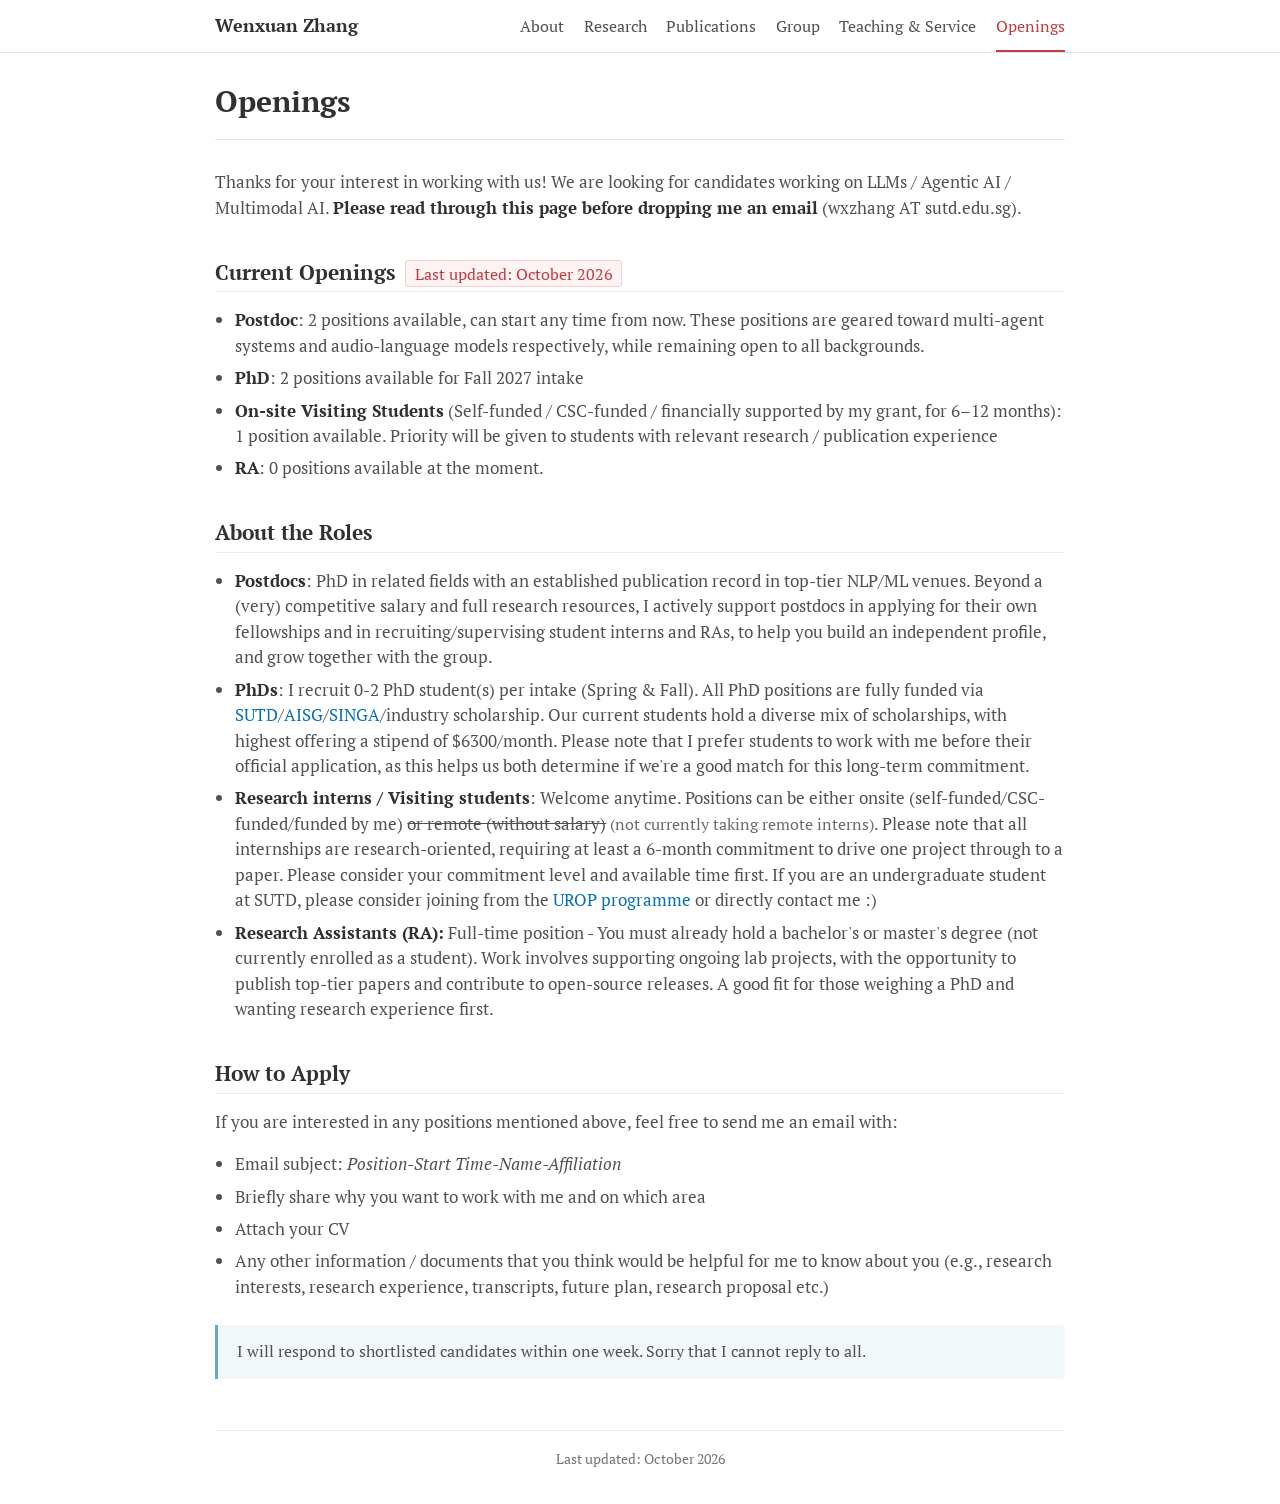
<file: getinvolved.html>
<!DOCTYPE html>
<html lang="en">

<!--
The design of this website is based on https://nlp.stanford.edu/~johnhew/ and modified by Wenxuan Zhang (isakzhang AT gmail).
PLS ask for permission & add a link to this website before you directly copy and apply to yours
-->

<head>
  <meta charset="UTF-8">
  <meta name="viewport" content="width=device-width, initial-scale=1.0">

  <title> Openings — Wenxuan Zhang </title>
  <meta name="author" content="Wenxuan Zhang">
  <meta name="keywords" content="Wenxuan Zhang, 张雯轩, openings, postdoc, PhD, visiting student, SUTD, iNLP Lab">
  <meta name="robots" content="index,follow">
  <meta name="description" content="Open positions in Wenxuan Zhang's group at SUTD">
  <link rel="stylesheet" href="./styles.css">
  <link href='https://fonts.googleapis.com/css?family=PT+Serif:400,700,400italic' rel='stylesheet' type='text/css'>

  <!-- Google tag (gtag.js) -->
  <script async src="https://www.googletagmanager.com/gtag/js?id=UA-134238626-1"></script>
  <script>
    window.dataLayer = window.dataLayer || [];
    function gtag(){dataLayer.push(arguments);}
    gtag('js', new Date());
    gtag('config', 'UA-134238626-1');
  </script>
</head>

<body>

<!-- ===== Top navigation ===== -->
<nav class="site-nav">
  <div class="site-nav-inner">
    <a class="site-nav-brand" href="index.html">Wenxuan Zhang</a>
    <ul class="site-nav-links">
      <li><a href="index.html">About</a></li>
      <li><a href="research.html">Research</a></li>
      <li><a href="publications.html">Publications</a></li>
      <li><a href="group.html">Group</a></li>
      <li><a href="teaching.html">Teaching &amp; Service</a></li>
      <li class="active"><a href="getinvolved.html">Openings</a></li>
    </ul>
  </div>
</nav>
<!-- ===== end of navigation ===== -->

<div class="container">
<main>

  <div class="page-head">
    <h1>Openings</h1>
  </div>

  <p>
    Thanks for your interest in working with us! We are looking for candidates working on LLMs / Agentic AI / Multimodal AI. <strong>Please read through this page before dropping me an email</strong> (wxzhang AT sutd.edu.sg).
  </p>

  <!--
  <h3>Readme</h3>
  Some general information you might want to know:
  <ul>
    <li><strong>About Me</strong>: I obtained my PhD from The Chinese University of Hong Kong (CUHK) then joined Alibaba DAMO Academy (达摩院) Singapore with the Alistar Award (阿里星). I have both academic (e.g., analysing LLMs) and industry experience (e.g., training LLMs). A short bio is <a href="./bio.html">here</a>.</li>
    <li><strong>About SUTD</strong>: SUTD is Singapore's fourth public university established in collaboration with MIT. Though relatively young, its NLP area ranks <strong>No. 41</strong> around the world and <strong>No.16</strong> in Asia (according to CSRanking). I also suggest you checking out where the recent (AI-related) PhD graduates are working now - it's a great indicator if you are considering the PhD program in SUTD :)</li>
    <li><strong>Research directions</strong>: My current research centers on NLP &amp; LLMs, with specific <a href="research.html">focus areas</a> listed on the Research page. While it's great if your interests align with mine, I welcome students from diverse backgrounds working on topics they're passionate about. Feel free to discuss your vision with me.</li>
    <li><strong>Mentoring</strong>: I have mentored students from various backgrounds - those without any / with few / with rich research experience, and undergraduate / Master / PhD students. Most of the students publish papers at top conferences and journals with me, and some as their first research papers. You can check out my <a href="publications.html">publication page</a> for details.</li>
  </ul>
  -->

  <h2 class="section-title">Current Openings<span class="updated-stamp">Last updated: October 2026</span></h2>
  <ul class="plain-list">
    <li><strong>Postdoc</strong>: 2 positions available, can start any time from now. These positions are geared toward multi-agent systems and audio-language models respectively, while remaining open to all backgrounds.</li>
    <li><strong>PhD</strong>: 2 positions available for Fall 2027 intake</li>
    <li><strong>On-site Visiting Students</strong> (Self-funded / CSC-funded / financially supported by my grant, for 6–12 months): 1 position available. Priority will be given to students with relevant research / publication experience</li>
    <li><strong>RA</strong>: 0 positions available at the moment.</li>
  </ul>

  <h2 class="section-title">About the Roles</h2>
  <ul class="plain-list">
    <li><strong>Postdocs</strong>: PhD in related fields with an established publication record in top-tier NLP/ML venues. Beyond a (very) competitive salary and full research resources, I actively support postdocs in applying for their own fellowships and in recruiting/supervising student interns and RAs, to help you build an independent profile, and grow together with the group.</li>
    <li><strong>PhDs</strong>: I recruit 0-2 PhD student(s) per intake (Spring &amp; Fall). All PhD positions are fully funded via <a href="https://sutd.edu.sg/Admissions/Graduate/Scholarships">SUTD</a>/<a href="https://aisingapore.org/research/phd-fellowship-programme/">AISG</a>/<a href="https://www.a-star.edu.sg/Scholarships/for-graduate-studies/singapore-international-graduate-award-singa">SINGA</a>/industry scholarship. Our current students hold a diverse mix of scholarships, with highest offering a stipend of $6300/month. Please note that I prefer students to work with me before their official application, as this helps us both determine if we're a good match for this long-term commitment.</li>
    <li><strong>Research interns / Visiting students</strong>: Welcome anytime. Positions can be either onsite (self-funded/CSC-funded/funded by me) <del>or remote (without salary)</del> <span class="note">(not currently taking remote interns)</span>. Please note that all internships are research-oriented, requiring at least a 6-month commitment to drive one project through to a paper. Please consider your commitment level and available time first. If you are an undergraduate student at SUTD, please consider joining from the <a href="https://www.sutd.edu.sg/campus-life/undergraduate-opportunities-programme/urop/overview/">UROP programme</a> or directly contact me :)</li>
    <li><strong>Research Assistants (RA):</strong> Full-time position - You must already hold a bachelor's or master's degree (not currently enrolled as a student). Work involves supporting ongoing lab projects, with the opportunity to publish top-tier papers and contribute to open-source releases. A good fit for those
  weighing a PhD and wanting research experience first.
</li>

  </ul>

  <h2 class="section-title">How to Apply</h2>
  <p>If you are interested in any positions mentioned above, feel free to send me an email with:</p>
  <ul class="plain-list">
    <li>Email subject: <em>Position-Start Time-Name-Affiliation</em></li>
    <li>Briefly share why you want to work with me and on which area</li>
    <li>Attach your CV</li>
    <li>Any other information / documents that you think would be helpful for me to know about you (e.g., research interests, research experience, transcripts, future plan, research proposal etc.)</li>
  </ul>

  <div class="callout callout-note">
    I will respond to shortlisted candidates within one week. Sorry that I cannot reply to all.
  </div>

</main>

<!-- The "last updated" date lives with Current Openings above, where it actually
     matters, so this footer carries only the site-wide stamp. -->
<footer class="site-footer">
  Last updated: October 2026
</footer>
</div>

</body>

</html>
</file>
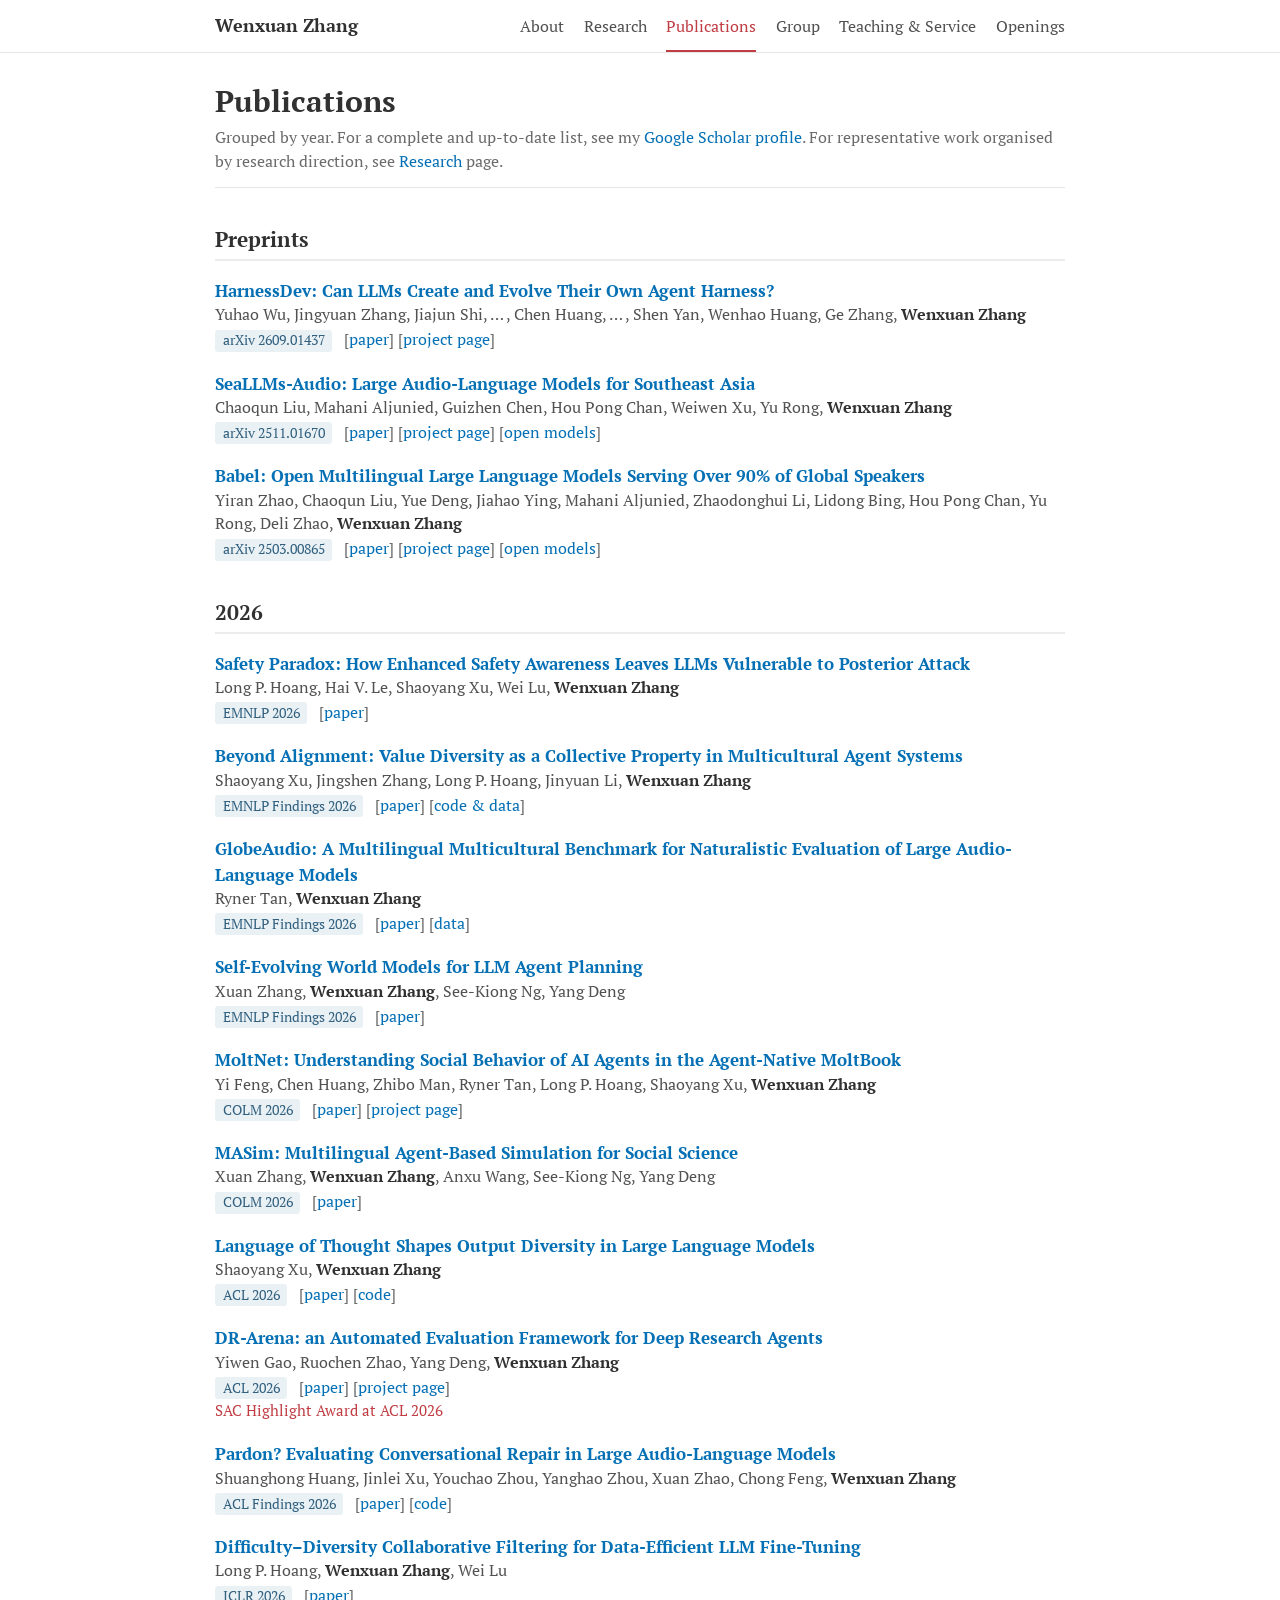
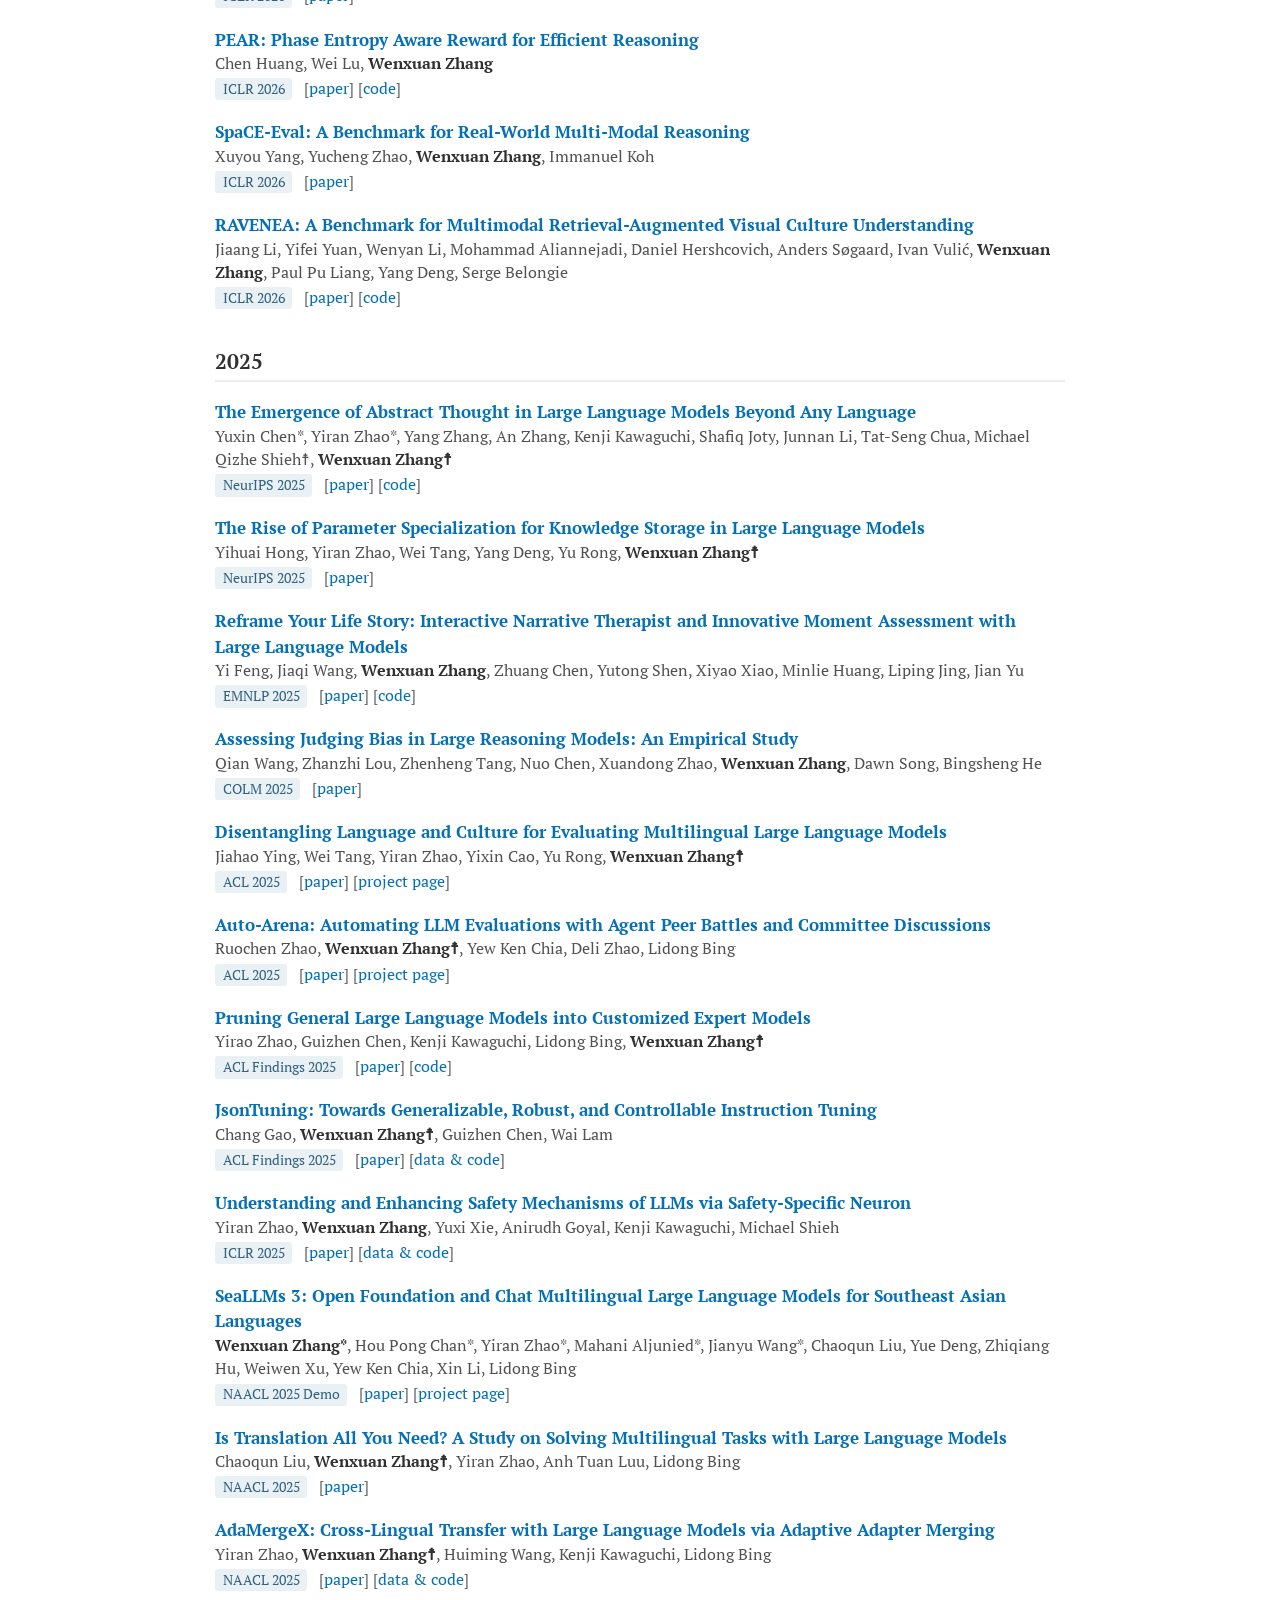
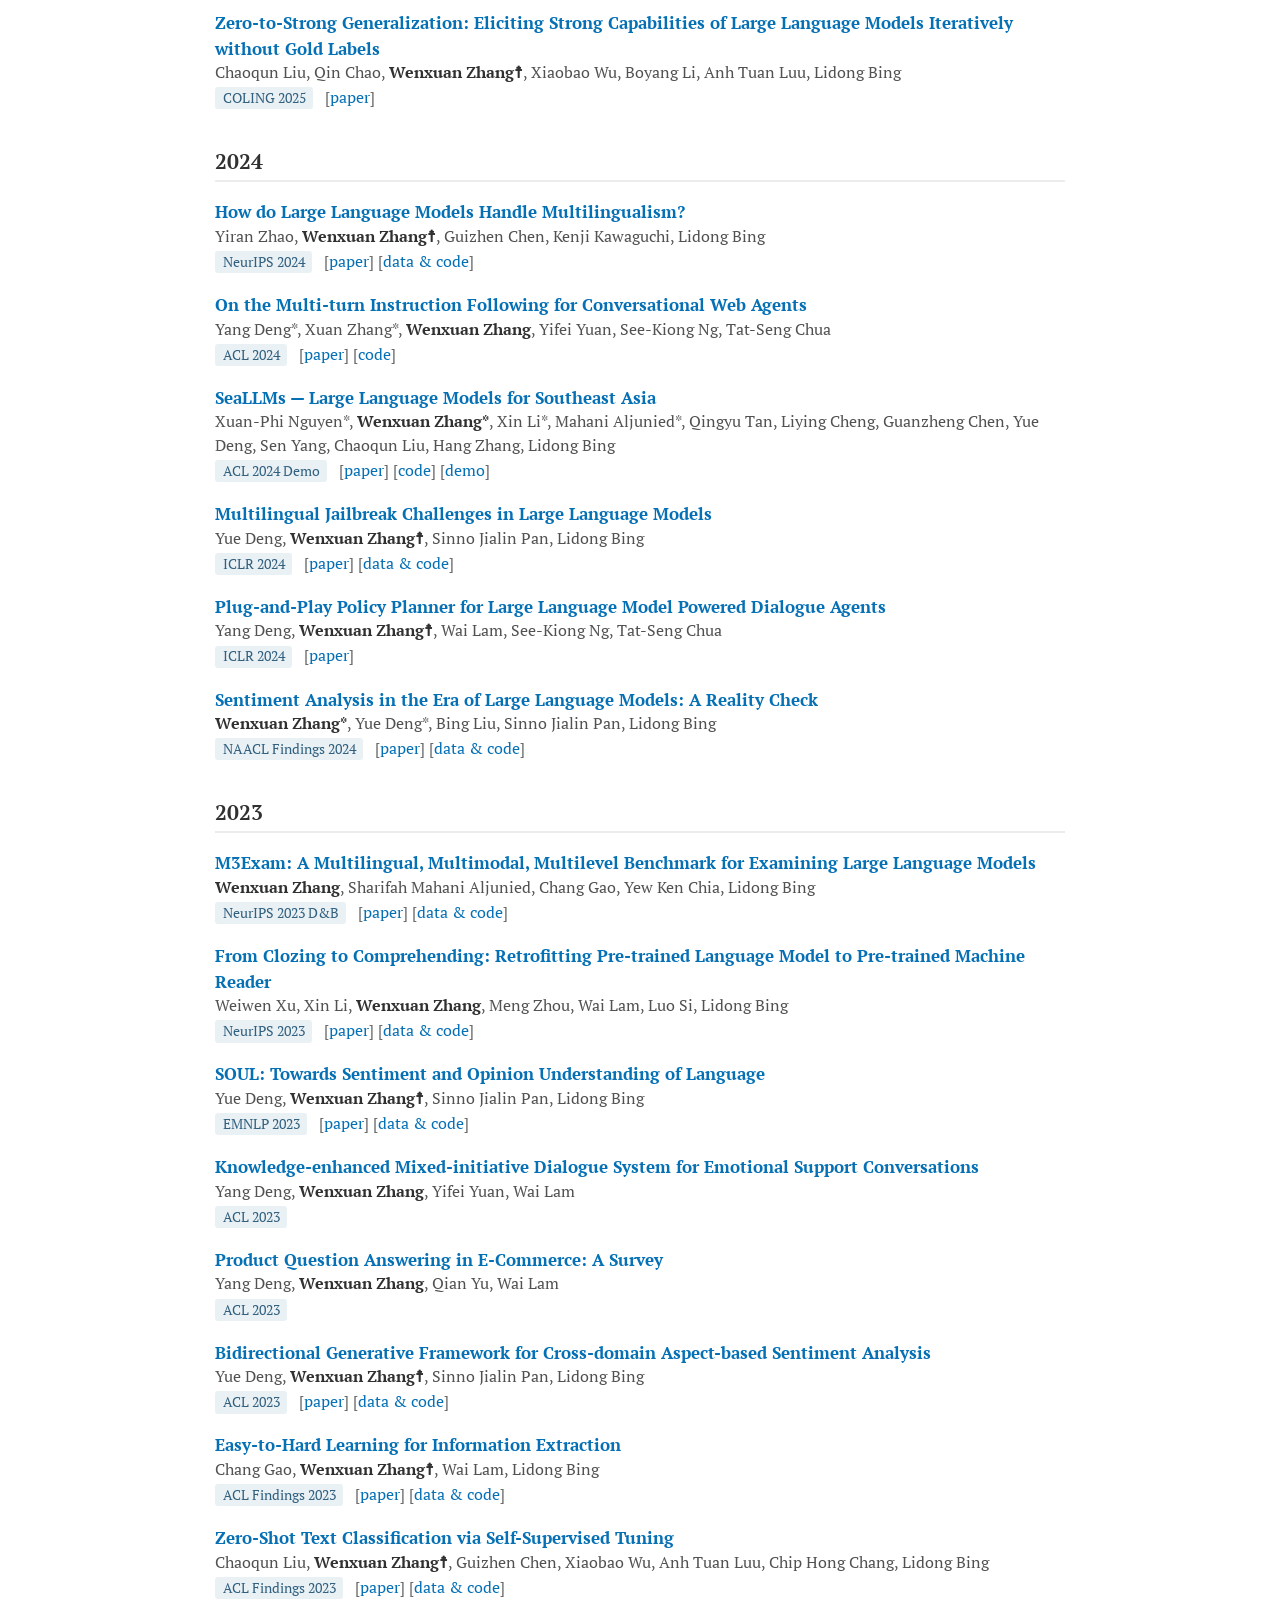
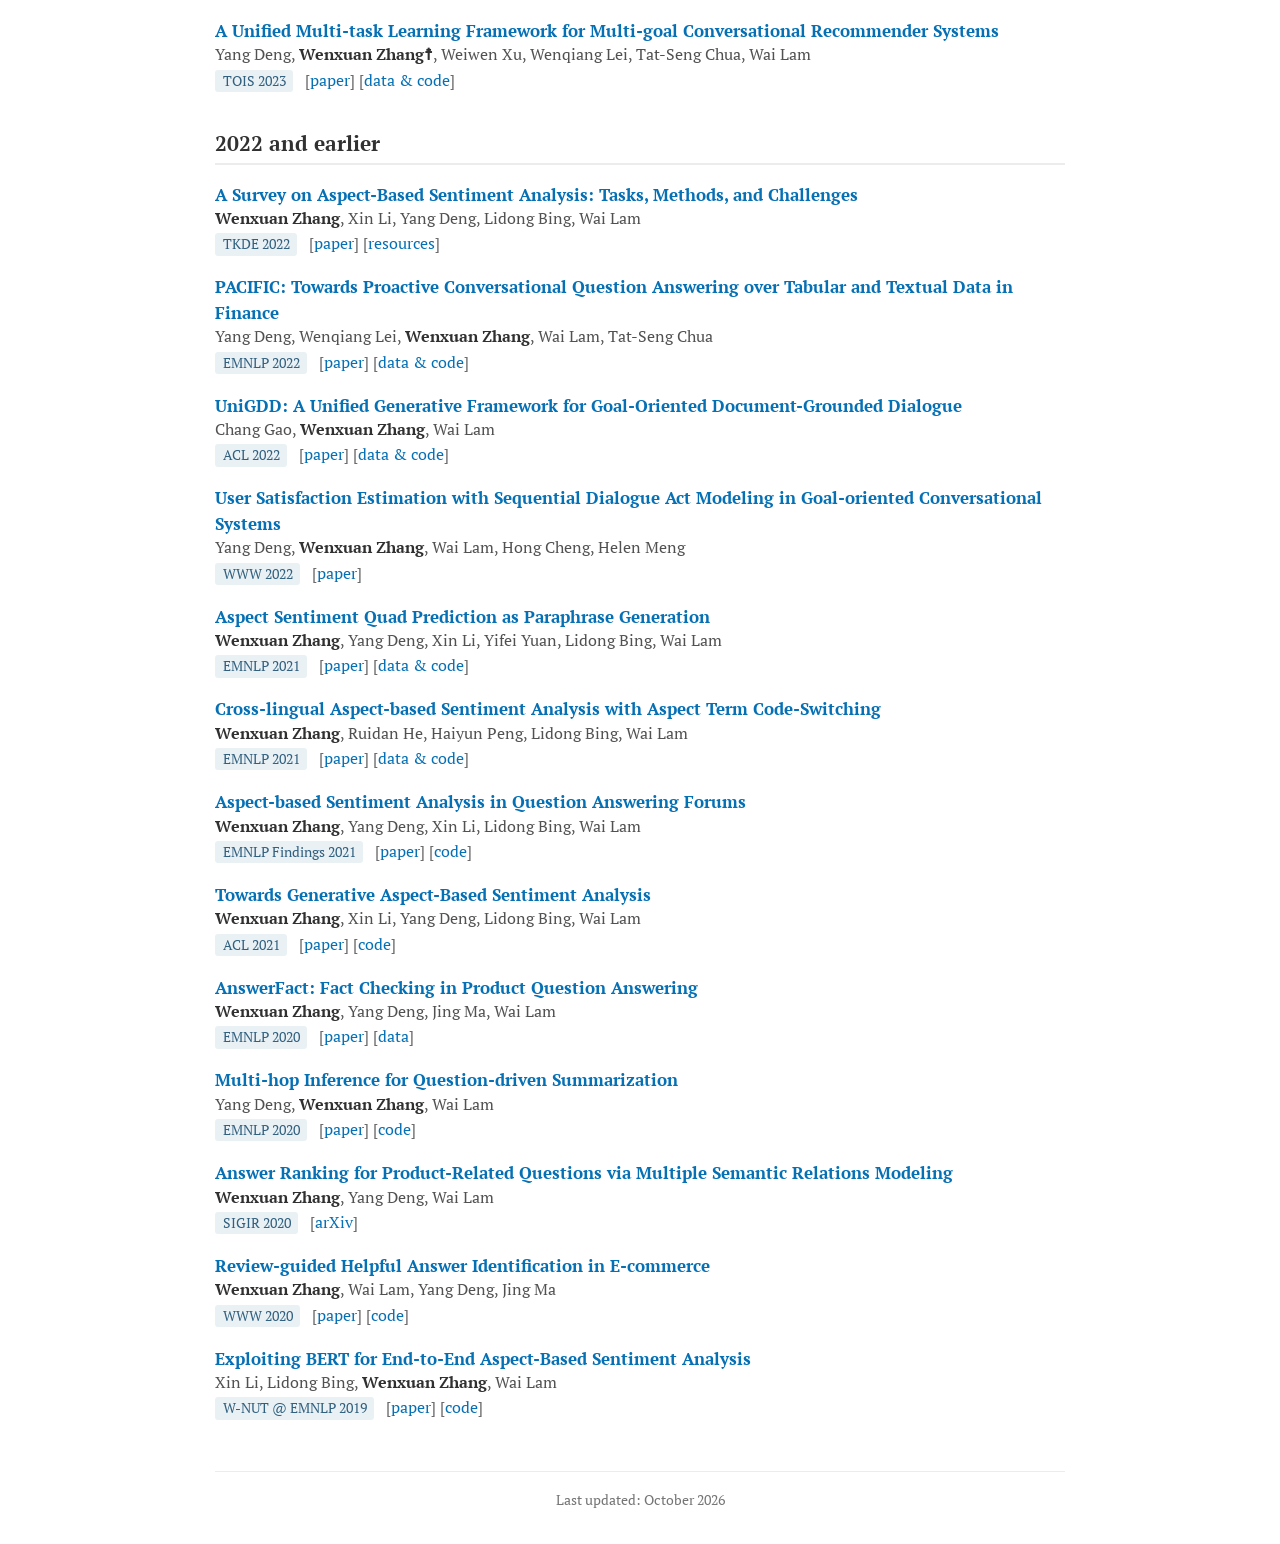
<file: publications.html>
<!DOCTYPE html>
<html lang="en">

<!--
The design of this website is based on https://nlp.stanford.edu/~johnhew/ and modified by Wenxuan Zhang (isakzhang AT gmail).
PLS ask for permission & add a link to this website before you directly copy and apply to yours

Entry template:
  <li class="pub">
    <a class="pub-title" href="PAPER-URL">Title</a>
    <span class="pub-authors">Authors, <strong>Wenxuan Zhang</strong></span>
    <span class="pub-meta"><span class="pub-venue">VENUE YEAR</span> [<a href="">code</a>]</span>
  </li>
Use <span class="pub-title"> instead of <a> when there is no link yet.
-->

<head>
  <meta charset="UTF-8">
  <meta name="viewport" content="width=device-width, initial-scale=1.0">

  <title> Publications — Wenxuan Zhang </title>
  <meta name="author" content="Wenxuan Zhang">
  <meta name="keywords" content="Wenxuan Zhang, 张雯轩, publications, NLP, LLM">
  <meta name="robots" content="index,follow">
  <meta name="description" content="Publications of Wenxuan Zhang">
  <link rel="stylesheet" href="./styles.css">
  <link href='https://fonts.googleapis.com/css?family=PT+Serif:400,700,400italic' rel='stylesheet' type='text/css'>

  <!-- Google tag (gtag.js) -->
  <script async src="https://www.googletagmanager.com/gtag/js?id=UA-134238626-1"></script>
  <script>
    window.dataLayer = window.dataLayer || [];
    function gtag(){dataLayer.push(arguments);}
    gtag('js', new Date());
    gtag('config', 'UA-134238626-1');
  </script>
</head>

<body>

<!-- ===== Top navigation ===== -->
<nav class="site-nav">
  <div class="site-nav-inner">
    <a class="site-nav-brand" href="index.html">Wenxuan Zhang</a>
    <ul class="site-nav-links">
      <li><a href="index.html">About</a></li>
      <li><a href="research.html">Research</a></li>
      <li class="active"><a href="publications.html">Publications</a></li>
      <li><a href="group.html">Group</a></li>
      <li><a href="teaching.html">Teaching &amp; Service</a></li>
      <li><a href="getinvolved.html">Openings</a></li>
    </ul>
  </div>
</nav>
<!-- ===== end of navigation ===== -->

<div class="container">
<main>

  <div class="page-head">
    <h1>Publications</h1>
    <p class="page-sub">
      Grouped by year. For a complete and up-to-date list, see my
      <a href="https://scholar.google.com/citations?user=tr7MWA4AAAAJ&hl=en">Google Scholar profile</a>.
      For representative work organised by research direction, see <a href="research.html">Research</a> page.
    </p>
  </div>
  
  <!-- ================= Preprints ================= -->
  <h2 class="year-head">Preprints</h2>
  <ul class="pub-list">
    <li class="pub">
      <a class="pub-title" href="https://arxiv.org/abs/2609.01437">HarnessDev: Can LLMs Create and Evolve Their Own Agent Harness?</a>
      <span class="pub-authors">Yuhao Wu, Jingyuan Zhang, Jiajun Shi, … , Chen Huang, … , Shen Yan, Wenhao Huang, Ge Zhang, <strong>Wenxuan Zhang</strong></span>
      <span class="pub-meta"><span class="pub-venue">arXiv 2609.01437</span>
        [<a href="https://arxiv.org/abs/2609.01437">paper</a>]
        [<a href="https://self-developing-agents.github.io/">project page</a>]</span>
    </li>

    <li class="pub">
      <a class="pub-title" href="https://arxiv.org/pdf/2511.01670">SeaLLMs-Audio: Large Audio-Language Models for Southeast Asia</a>
      <span class="pub-authors">Chaoqun Liu, Mahani Aljunied, Guizhen Chen, Hou Pong Chan, Weiwen Xu, Yu Rong, <strong>Wenxuan Zhang</strong></span>
      <span class="pub-meta"><span class="pub-venue">arXiv 2511.01670</span>
        [<a href="https://arxiv.org/pdf/2511.01670">paper</a>]
        [<a href="https://damo-nlp-sg.github.io/SeaLLMs-Audio/">project page</a>]
        [<a href="https://huggingface.co/SeaLLMs/SeaLLMs-Audio-7B">open models</a>]</span>
    </li>

    <li class="pub">
      <a class="pub-title" href="https://arxiv.org/pdf/2503.00865">Babel: Open Multilingual Large Language Models Serving Over 90% of Global Speakers</a>
      <span class="pub-authors">Yiran Zhao, Chaoqun Liu, Yue Deng, Jiahao Ying, Mahani Aljunied, Zhaodonghui Li, Lidong Bing, Hou Pong Chan, Yu Rong, Deli Zhao, <strong>Wenxuan Zhang</strong></span>
      <span class="pub-meta"><span class="pub-venue">arXiv 2503.00865</span>
        [<a href="https://arxiv.org/pdf/2503.00865">paper</a>]
        [<a href="https://babel-llm.github.io/babel-llm/">project page</a>]
        [<a href="https://huggingface.co/collections/Tower-Babel/babel-67c172157372d4d6c4b4c6d5">open models</a>]</span>
    </li>
  </ul>

  <!-- ================= 2026 ================= -->
  <h2 class="year-head">2026</h2>
  <ul class="pub-list">
    <li class="pub">
      <a class="pub-title" href="https://arxiv.org/abs/2606.05614">Safety Paradox: How Enhanced Safety Awareness Leaves LLMs Vulnerable to Posterior Attack</a>
      <span class="pub-authors">Long P. Hoang, Hai V. Le, Shaoyang Xu, Wei Lu, <strong>Wenxuan Zhang</strong></span>
      <span class="pub-meta"><span class="pub-venue">EMNLP 2026</span>
        [<a href="https://arxiv.org/abs/2606.05614">paper</a>]</span>
    </li>

    <li class="pub">
      <a class="pub-title" href="https://arxiv.org/abs/2606.05985">Beyond Alignment: Value Diversity as a Collective Property in Multicultural Agent Systems</a>
      <span class="pub-authors">Shaoyang Xu, Jingshen Zhang, Long P. Hoang, Jinyuan Li, <strong>Wenxuan Zhang</strong></span>
      <span class="pub-meta"><span class="pub-venue">EMNLP Findings 2026</span>
        [<a href="https://arxiv.org/abs/2606.05985">paper</a>]
        [<a href="https://github.com/iNLP-Lab/MultiAgent-Diversity">code &amp; data</a>]</span>
    </li>

    <li class="pub">
      <a class="pub-title" href="https://arxiv.org/abs/2606.08194">GlobeAudio: A Multilingual Multicultural Benchmark for Naturalistic Evaluation of Large Audio-Language Models</a>
      <span class="pub-authors">Ryner Tan, <strong>Wenxuan Zhang</strong></span>
      <span class="pub-meta"><span class="pub-venue">EMNLP Findings 2026</span>
        [<a href="https://arxiv.org/abs/2606.08194">paper</a>]
        [<a href="https://huggingface.co/datasets/iNLP-Lab/GlobeAudio">data</a>]</span>
    </li>


    <li class="pub">
      <a class="pub-title" href="https://arxiv.org/abs/2606.30639">Self-Evolving World Models for LLM Agent Planning</a>
      <span class="pub-authors">Xuan Zhang, <strong>Wenxuan Zhang</strong>, See-Kiong Ng, Yang Deng</span>
      <span class="pub-meta"><span class="pub-venue">EMNLP Findings 2026</span>
        [<a href="https://arxiv.org/abs/2606.30639">paper</a>]</span>
    </li>

    <li class="pub">
      <a class="pub-title" href="https://arxiv.org/pdf/2602.13458">MoltNet: Understanding Social Behavior of AI Agents in the Agent-Native MoltBook</a>
      <span class="pub-authors">Yi Feng, Chen Huang, Zhibo Man, Ryner Tan, Long P. Hoang, Shaoyang Xu, <strong>Wenxuan Zhang</strong></span>
      <span class="pub-meta"><span class="pub-venue">COLM 2026</span>
        [<a href="https://arxiv.org/pdf/2602.13458">paper</a>]
        [<a href="https://inlp-lab.github.io/MoltNet/">project page</a>]</span>
    </li>

    <li class="pub">
      <a class="pub-title" href="https://arxiv.org/abs/2512.07195">MASim: Multilingual Agent-Based Simulation for Social Science</a>
      <span class="pub-authors">Xuan Zhang, <strong>Wenxuan Zhang</strong>, Anxu Wang, See-Kiong Ng, Yang Deng</span>
      <span class="pub-meta"><span class="pub-venue">COLM 2026</span>
        [<a href="https://arxiv.org/abs/2512.07195">paper</a>]</span>
    </li>

    <li class="pub">
      <a class="pub-title" href="https://arxiv.org/abs/2601.11227">Language of Thought Shapes Output Diversity in Large Language Models</a>
      <span class="pub-authors">Shaoyang Xu, <strong>Wenxuan Zhang</strong></span>
      <span class="pub-meta"><span class="pub-venue">ACL 2026</span>
        [<a href="https://arxiv.org/abs/2601.11227">paper</a>]
        [<a href="https://github.com/iNLP-Lab/Multilingual-LoT-Diversity">code</a>]</span>
    </li>

    <li class="pub">
      <a class="pub-title" href="https://arxiv.org/abs/2601.10504">DR-Arena: an Automated Evaluation Framework for Deep Research Agents</a>
      <span class="pub-authors">Yiwen Gao, Ruochen Zhao, Yang Deng, <strong>Wenxuan Zhang</strong></span>
      <span class="pub-meta"><span class="pub-venue">ACL 2026</span>
        [<a href="https://arxiv.org/abs/2601.10504">paper</a>]
        [<a href="https://inlp-lab.github.io/DR-Arena/">project page</a>]</span>
      <span class="pub-note">SAC Highlight Award at ACL 2026</span>
    </li>

    <li class="pub">
      <a class="pub-title" href="https://arxiv.org/pdf/2601.12973">Pardon? Evaluating Conversational Repair in Large Audio-Language Models</a>
      <span class="pub-authors">Shuanghong Huang, Jinlei Xu, Youchao Zhou, Yanghao Zhou, Xuan Zhao, Chong Feng, <strong>Wenxuan Zhang</strong></span>
      <span class="pub-meta"><span class="pub-venue">ACL Findings 2026</span>
        [<a href="https://arxiv.org/pdf/2601.12973">paper</a>]
        [<a href="https://github.com/sheunghung/EAR">code</a>]</span>
    </li>

    <li class="pub">
      <a class="pub-title" href="https://openreview.net/forum?id=n9mXlqD2SJ">Difficulty–Diversity Collaborative Filtering for Data-Efficient LLM Fine-Tuning</a>
      <span class="pub-authors">Long P. Hoang, <strong>Wenxuan Zhang</strong>, Wei Lu</span>
      <span class="pub-meta"><span class="pub-venue">ICLR 2026</span>
        [<a href="https://openreview.net/forum?id=n9mXlqD2SJ">paper</a>]</span>
    </li>

    <li class="pub">
      <a class="pub-title" href="https://arxiv.org/pdf/2510.08026">PEAR: Phase Entropy Aware Reward for Efficient Reasoning</a>
      <span class="pub-authors">Chen Huang, Wei Lu, <strong>Wenxuan Zhang</strong></span>
      <span class="pub-meta"><span class="pub-venue">ICLR 2026</span>
        [<a href="https://arxiv.org/pdf/2510.08026">paper</a>]
        [<a href="https://github.com/iNLP-Lab/PEAR">code</a>]</span>
    </li>

    <li class="pub">
      <a class="pub-title" href="https://openreview.net/forum?id=VAEkLS9VBr">SpaCE-Eval: A Benchmark for Real-World Multi-Modal Reasoning</a>
      <span class="pub-authors">Xuyou Yang, Yucheng Zhao, <strong>Wenxuan Zhang</strong>, Immanuel Koh</span>
      <span class="pub-meta"><span class="pub-venue">ICLR 2026</span>
        [<a href="https://openreview.net/forum?id=VAEkLS9VBr">paper</a>]</span>
    </li>

    <li class="pub">
      <a class="pub-title" href="https://arxiv.org/pdf/2505.14462">RAVENEA: A Benchmark for Multimodal Retrieval-Augmented Visual Culture Understanding</a>
      <span class="pub-authors">Jiaang Li, Yifei Yuan, Wenyan Li, Mohammad Aliannejadi, Daniel Hershcovich, Anders Søgaard, Ivan Vulić, <strong>Wenxuan Zhang</strong>, Paul Pu Liang, Yang Deng, Serge Belongie</span>
      <span class="pub-meta"><span class="pub-venue">ICLR 2026</span>
        [<a href="https://arxiv.org/pdf/2505.14462">paper</a>]
        [<a href="https://github.com/yfyuan01/RAVENEA">code</a>]</span>
    </li>
  </ul>

  <!-- ================= 2025 ================= -->
  <h2 class="year-head">2025</h2>
  <ul class="pub-list">
    <li class="pub">
      <a class="pub-title" href="https://arxiv.org/abs/2506.09890">The Emergence of Abstract Thought in Large Language Models Beyond Any Language</a>
      <span class="pub-authors">Yuxin Chen*, Yiran Zhao*, Yang Zhang, An Zhang, Kenji Kawaguchi, Shafiq Joty, Junnan Li, Tat-Seng Chua, Michael Qizhe Shieh☨, <strong>Wenxuan Zhang☨</strong></span>
      <span class="pub-meta"><span class="pub-venue">NeurIPS 2025</span>
        [<a href="https://arxiv.org/abs/2506.09890">paper</a>]
        [<a href="https://github.com/chenyuxin1999/Abstract_Thought">code</a>]</span>
    </li>

    <li class="pub">
      <a class="pub-title" href="https://arxiv.org/abs/2505.17260">The Rise of Parameter Specialization for Knowledge Storage in Large Language Models</a>
      <span class="pub-authors">Yihuai Hong, Yiran Zhao, Wei Tang, Yang Deng, Yu Rong, <strong>Wenxuan Zhang☨</strong></span>
      <span class="pub-meta"><span class="pub-venue">NeurIPS 2025</span>
        [<a href="https://arxiv.org/abs/2505.17260">paper</a>]</span>
    </li>

    <li class="pub">
      <a class="pub-title" href="https://arxiv.org/pdf/2507.20241">Reframe Your Life Story: Interactive Narrative Therapist and Innovative Moment Assessment with Large Language Models</a>
      <span class="pub-authors">Yi Feng, Jiaqi Wang, <strong>Wenxuan Zhang</strong>, Zhuang Chen, Yutong Shen, Xiyao Xiao, Minlie Huang, Liping Jing, Jian Yu</span>
      <span class="pub-meta"><span class="pub-venue">EMNLP 2025</span>
        [<a href="https://arxiv.org/pdf/2507.20241">paper</a>]
        [<a href="https://github.com/MIMIFY/narrative-therapy-llm">code</a>]</span>
    </li>

    <li class="pub">
      <a class="pub-title" href="https://arxiv.org/abs/2504.09946">Assessing Judging Bias in Large Reasoning Models: An Empirical Study</a>
      <span class="pub-authors">Qian Wang, Zhanzhi Lou, Zhenheng Tang, Nuo Chen, Xuandong Zhao, <strong>Wenxuan Zhang</strong>, Dawn Song, Bingsheng He</span>
      <span class="pub-meta"><span class="pub-venue">COLM 2025</span>
        [<a href="https://arxiv.org/abs/2504.09946">paper</a>]</span>
    </li>

    <li class="pub">
      <a class="pub-title" href="https://arxiv.org/abs/2505.24635">Disentangling Language and Culture for Evaluating Multilingual Large Language Models</a>
      <span class="pub-authors">Jiahao Ying, Wei Tang, Yiran Zhao, Yixin Cao, Yu Rong, <strong>Wenxuan Zhang☨</strong></span>
      <span class="pub-meta"><span class="pub-venue">ACL 2025</span>
        [<a href="https://arxiv.org/abs/2505.24635">paper</a>]
        [<a href="https://yingjiahao14.github.io/Dual-Evaluation/">project page</a>]</span>
    </li>

    <li class="pub">
      <a class="pub-title" href="https://arxiv.org/abs/2405.20267">Auto-Arena: Automating LLM Evaluations with Agent Peer Battles and Committee Discussions</a>
      <span class="pub-authors">Ruochen Zhao, <strong>Wenxuan Zhang☨</strong>, Yew Ken Chia, Deli Zhao, Lidong Bing</span>
      <span class="pub-meta"><span class="pub-venue">ACL 2025</span>
        [<a href="https://arxiv.org/abs/2405.20267">paper</a>]
        [<a href="https://auto-arena.github.io/">project page</a>]</span>
    </li>

    <li class="pub">
      <a class="pub-title" href="https://arxiv.org/abs/2506.02561">Pruning General Large Language Models into Customized Expert Models</a>
      <span class="pub-authors">Yirao Zhao, Guizhen Chen, Kenji Kawaguchi, Lidong Bing, <strong>Wenxuan Zhang☨</strong></span>
      <span class="pub-meta"><span class="pub-venue">ACL Findings 2025</span>
        [<a href="https://arxiv.org/abs/2506.02561">paper</a>]
        [<a href="https://github.com/zhaoyiran924/Custom-Prune">code</a>]</span>
    </li>

    <li class="pub">
      <a class="pub-title" href="https://arxiv.org/abs/2310.02953">JsonTuning: Towards Generalizable, Robust, and Controllable Instruction Tuning</a>
      <span class="pub-authors">Chang Gao, <strong>Wenxuan Zhang☨</strong>, Guizhen Chen, Wai Lam</span>
      <span class="pub-meta"><span class="pub-venue">ACL Findings 2025</span>
        [<a href="https://arxiv.org/abs/2310.02953">paper</a>]
        [<a href="https://github.com/gao-xiao-bai/JsonTuning">data &amp; code</a>]</span>
    </li>

    <li class="pub">
      <a class="pub-title" href="https://openreview.net/forum?id=yR47RmND1m">Understanding and Enhancing Safety Mechanisms of LLMs via Safety-Specific Neuron</a>
      <span class="pub-authors">Yiran Zhao, <strong>Wenxuan Zhang</strong>, Yuxi Xie, Anirudh Goyal, Kenji Kawaguchi, Michael Shieh</span>
      <span class="pub-meta"><span class="pub-venue">ICLR 2025</span>
        [<a href="https://openreview.net/forum?id=yR47RmND1m">paper</a>]
        [<a href="https://github.com/zhaoyiran924/Safety-Neuron">data &amp; code</a>]</span>
    </li>

    <li class="pub">
      <a class="pub-title" href="https://arxiv.org/abs/2407.19672">SeaLLMs 3: Open Foundation and Chat Multilingual Large Language Models for Southeast Asian Languages</a>
      <span class="pub-authors"><strong>Wenxuan Zhang*</strong>, Hou Pong Chan*, Yiran Zhao*, Mahani Aljunied*, Jianyu Wang*, Chaoqun Liu, Yue Deng, Zhiqiang Hu, Weiwen Xu, Yew Ken Chia, Xin Li, Lidong Bing</span>
      <span class="pub-meta"><span class="pub-venue">NAACL 2025 Demo</span>
        [<a href="https://arxiv.org/abs/2407.19672">paper</a>]
        [<a href="https://damo-nlp-sg.github.io/SeaLLMs/">project page</a>]</span>
    </li>

    <li class="pub">
      <a class="pub-title" href="https://arxiv.org/abs/2403.10258">Is Translation All You Need? A Study on Solving Multilingual Tasks with Large Language Models</a>
      <span class="pub-authors">Chaoqun Liu, <strong>Wenxuan Zhang☨</strong>, Yiran Zhao, Anh Tuan Luu, Lidong Bing</span>
      <span class="pub-meta"><span class="pub-venue">NAACL 2025</span>
        [<a href="https://arxiv.org/abs/2403.10258">paper</a>]</span>
    </li>

    <li class="pub">
      <a class="pub-title" href="https://arxiv.org/abs/2402.18913">AdaMergeX: Cross-Lingual Transfer with Large Language Models via Adaptive Adapter Merging</a>
      <span class="pub-authors">Yiran Zhao, <strong>Wenxuan Zhang☨</strong>, Huiming Wang, Kenji Kawaguchi, Lidong Bing</span>
      <span class="pub-meta"><span class="pub-venue">NAACL 2025</span>
        [<a href="https://arxiv.org/abs/2402.18913">paper</a>]
        [<a href="https://github.com/DAMO-NLP-SG/AdaMergeX">data &amp; code</a>]</span>
    </li>

    <li class="pub">
      <a class="pub-title" href="https://arxiv.org/abs/2409.12425">Zero-to-Strong Generalization: Eliciting Strong Capabilities of Large Language Models Iteratively without Gold Labels</a>
      <span class="pub-authors">Chaoqun Liu, Qin Chao, <strong>Wenxuan Zhang☨</strong>, Xiaobao Wu, Boyang Li, Anh Tuan Luu, Lidong Bing</span>
      <span class="pub-meta"><span class="pub-venue">COLING 2025</span>
        [<a href="https://arxiv.org/abs/2409.12425">paper</a>]</span>
    </li>
  </ul>

  <!-- ================= 2024 ================= -->
  <h2 class="year-head">2024</h2>
  <ul class="pub-list">
    <li class="pub">
      <a class="pub-title" href="https://arxiv.org/abs/2402.18815">How do Large Language Models Handle Multilingualism?</a>
      <span class="pub-authors">Yiran Zhao, <strong>Wenxuan Zhang☨</strong>, Guizhen Chen, Kenji Kawaguchi, Lidong Bing</span>
      <span class="pub-meta"><span class="pub-venue">NeurIPS 2024</span>
        [<a href="https://arxiv.org/abs/2402.18815">paper</a>]
        [<a href="https://github.com/DAMO-NLP-SG/multilingual_analysis">data &amp; code</a>]</span>
    </li>

    <li class="pub">
      <a class="pub-title" href="https://arxiv.org/pdf/2402.15057">On the Multi-turn Instruction Following for Conversational Web Agents</a>
      <span class="pub-authors">Yang Deng*, Xuan Zhang*, <strong>Wenxuan Zhang</strong>, Yifei Yuan, See-Kiong Ng, Tat-Seng Chua</span>
      <span class="pub-meta"><span class="pub-venue">ACL 2024</span>
        [<a href="https://arxiv.org/pdf/2402.15057">paper</a>]
        [<a href="https://github.com/magicgh/self-map">code</a>]</span>
    </li>

    <li class="pub">
      <a class="pub-title" href="https://arxiv.org/abs/2312.00738">SeaLLMs — Large Language Models for Southeast Asia</a>
      <span class="pub-authors">Xuan-Phi Nguyen*, <strong>Wenxuan Zhang*</strong>, Xin Li*, Mahani Aljunied*, Qingyu Tan, Liying Cheng, Guanzheng Chen, Yue Deng, Sen Yang, Chaoqun Liu, Hang Zhang, Lidong Bing</span>
      <span class="pub-meta"><span class="pub-venue">ACL 2024 Demo</span>
        [<a href="https://arxiv.org/abs/2312.00738">paper</a>]
        [<a href="https://github.com/DAMO-NLP-SG/SeaLLMs">code</a>]
        [<a href="https://huggingface.co/SeaLLMs/SeaLLM-Chat-13b">demo</a>]</span>
    </li>

    <li class="pub">
      <a class="pub-title" href="https://arxiv.org/abs/2310.06474">Multilingual Jailbreak Challenges in Large Language Models</a>
      <span class="pub-authors">Yue Deng, <strong>Wenxuan Zhang☨</strong>, Sinno Jialin Pan, Lidong Bing</span>
      <span class="pub-meta"><span class="pub-venue">ICLR 2024</span>
        [<a href="https://arxiv.org/abs/2310.06474">paper</a>]
        [<a href="https://github.com/DAMO-NLP-SG/multilingual-safety-for-LLMs">data &amp; code</a>]</span>
    </li>

    <li class="pub">
      <a class="pub-title" href="https://arxiv.org/abs/2311.00262">Plug-and-Play Policy Planner for Large Language Model Powered Dialogue Agents</a>
      <span class="pub-authors">Yang Deng, <strong>Wenxuan Zhang☨</strong>, Wai Lam, See-Kiong Ng, Tat-Seng Chua</span>
      <span class="pub-meta"><span class="pub-venue">ICLR 2024</span>
        [<a href="https://arxiv.org/abs/2311.00262">paper</a>]</span>
    </li>

    <li class="pub">
      <a class="pub-title" href="https://arxiv.org/abs/2305.15005">Sentiment Analysis in the Era of Large Language Models: A Reality Check</a>
      <span class="pub-authors"><strong>Wenxuan Zhang*</strong>, Yue Deng*, Bing Liu, Sinno Jialin Pan, Lidong Bing</span>
      <span class="pub-meta"><span class="pub-venue">NAACL Findings 2024</span>
        [<a href="https://arxiv.org/abs/2305.15005">paper</a>]
        [<a href="https://github.com/DAMO-NLP-SG/LLM-Sentiment">data &amp; code</a>]</span>
    </li>
  </ul>

  <!-- ================= 2023 ================= -->
  <h2 class="year-head">2023</h2>
  <ul class="pub-list">
    <li class="pub">
      <a class="pub-title" href="https://arxiv.org/abs/2306.05179">M3Exam: A Multilingual, Multimodal, Multilevel Benchmark for Examining Large Language Models</a>
      <span class="pub-authors"><strong>Wenxuan Zhang</strong>, Sharifah Mahani Aljunied, Chang Gao, Yew Ken Chia, Lidong Bing</span>
      <span class="pub-meta"><span class="pub-venue">NeurIPS 2023 D&amp;B</span>
        [<a href="https://arxiv.org/abs/2306.05179">paper</a>]
        [<a href="https://github.com/DAMO-NLP-SG/M3Exam">data &amp; code</a>]</span>
    </li>

    <li class="pub">
      <a class="pub-title" href="https://arxiv.org/abs/2212.04755">From Clozing to Comprehending: Retrofitting Pre-trained Language Model to Pre-trained Machine Reader</a>
      <span class="pub-authors">Weiwen Xu, Xin Li, <strong>Wenxuan Zhang</strong>, Meng Zhou, Wai Lam, Luo Si, Lidong Bing</span>
      <span class="pub-meta"><span class="pub-venue">NeurIPS 2023</span>
        [<a href="https://arxiv.org/abs/2212.04755">paper</a>]
        [<a href="https://github.com/DAMO-NLP-SG/PMR">data &amp; code</a>]</span>
    </li>

    <li class="pub">
      <a class="pub-title" href="https://arxiv.org/abs/2310.17924">SOUL: Towards Sentiment and Opinion Understanding of Language</a>
      <span class="pub-authors">Yue Deng, <strong>Wenxuan Zhang☨</strong>, Sinno Jialin Pan, Lidong Bing</span>
      <span class="pub-meta"><span class="pub-venue">EMNLP 2023</span>
        [<a href="https://arxiv.org/abs/2310.17924">paper</a>]
        [<a href="https://github.com/DAMO-NLP-SG/SOUL">data &amp; code</a>]</span>
    </li>

    <li class="pub">
      <span class="pub-title">Knowledge-enhanced Mixed-initiative Dialogue System for Emotional Support Conversations</span>
      <span class="pub-authors">Yang Deng, <strong>Wenxuan Zhang</strong>, Yifei Yuan, Wai Lam</span>
      <span class="pub-meta"><span class="pub-venue">ACL 2023</span></span>
    </li>

    <li class="pub">
      <span class="pub-title">Product Question Answering in E-Commerce: A Survey</span>
      <span class="pub-authors">Yang Deng, <strong>Wenxuan Zhang</strong>, Qian Yu, Wai Lam</span>
      <span class="pub-meta"><span class="pub-venue">ACL 2023</span></span>
    </li>

    <li class="pub">
      <a class="pub-title" href="https://arxiv.org/abs/2305.09509">Bidirectional Generative Framework for Cross-domain Aspect-based Sentiment Analysis</a>
      <span class="pub-authors">Yue Deng, <strong>Wenxuan Zhang☨</strong>, Sinno Jialin Pan, Lidong Bing</span>
      <span class="pub-meta"><span class="pub-venue">ACL 2023</span>
        [<a href="https://arxiv.org/abs/2305.09509">paper</a>]
        [<a href="https://github.com/DAMO-NLP-SG/BGCA">data &amp; code</a>]</span>
    </li>

    <li class="pub">
      <a class="pub-title" href="https://arxiv.org/abs/2305.09193">Easy-to-Hard Learning for Information Extraction</a>
      <span class="pub-authors">Chang Gao, <strong>Wenxuan Zhang☨</strong>, Wai Lam, Lidong Bing</span>
      <span class="pub-meta"><span class="pub-venue">ACL Findings 2023</span>
        [<a href="https://arxiv.org/abs/2305.09193">paper</a>]
        [<a href="https://github.com/DAMO-NLP-SG/IE-E2H">data &amp; code</a>]</span>
    </li>

    <li class="pub">
      <a class="pub-title" href="https://arxiv.org/abs/2305.11442">Zero-Shot Text Classification via Self-Supervised Tuning</a>
      <span class="pub-authors">Chaoqun Liu, <strong>Wenxuan Zhang☨</strong>, Guizhen Chen, Xiaobao Wu, Anh Tuan Luu, Chip Hong Chang, Lidong Bing</span>
      <span class="pub-meta"><span class="pub-venue">ACL Findings 2023</span>
        [<a href="https://arxiv.org/abs/2305.11442">paper</a>]
        [<a href="https://github.com/DAMO-NLP-SG/SSTuning">data &amp; code</a>]</span>
    </li>

    <li class="pub">
      <a class="pub-title" href="https://arxiv.org/abs/2203.01054">A Unified Multi-task Learning Framework for Multi-goal Conversational Recommender Systems</a>
      <span class="pub-authors">Yang Deng, <strong>Wenxuan Zhang☨</strong>, Weiwen Xu, Wenqiang Lei, Tat-Seng Chua, Wai Lam</span>
      <span class="pub-meta"><span class="pub-venue">TOIS 2023</span>
        [<a href="https://arxiv.org/abs/2203.01054">paper</a>]
        [<a href="https://github.com/dengyang17/unimind">data &amp; code</a>]</span>
    </li>
  </ul>

  <!-- ================= 2022 ================= -->
  <h2 class="year-head">2022 and earlier</h2>
  <ul class="pub-list">
    <li class="pub">
      <a class="pub-title" href="https://arxiv.org/abs/2203.01054">A Survey on Aspect-Based Sentiment Analysis: Tasks, Methods, and Challenges</a>
      <span class="pub-authors"><strong>Wenxuan Zhang</strong>, Xin Li, Yang Deng, Lidong Bing, Wai Lam</span>
      <span class="pub-meta"><span class="pub-venue">TKDE 2022</span>
        [<a href="https://arxiv.org/abs/2203.01054">paper</a>]
        [<a href="https://github.com/IsakZhang/ABSA-Survey">resources</a>]</span>
    </li>

    <li class="pub">
      <a class="pub-title" href="https://dengyang17.github.io/files/EMNLP22-PACIFIC.pdf">PACIFIC: Towards Proactive Conversational Question Answering over Tabular and Textual Data in Finance</a>
      <span class="pub-authors">Yang Deng, Wenqiang Lei, <strong>Wenxuan Zhang</strong>, Wai Lam, Tat-Seng Chua</span>
      <span class="pub-meta"><span class="pub-venue">EMNLP 2022</span>
        [<a href="https://dengyang17.github.io/files/EMNLP22-PACIFIC.pdf">paper</a>]
        [<a href="https://github.com/dengyang17/PACIFIC">data &amp; code</a>]</span>
    </li>

    <li class="pub">
      <a class="pub-title" href="https://aclanthology.org/2022.acl-short.66/">UniGDD: A Unified Generative Framework for Goal-Oriented Document-Grounded Dialogue</a>
      <span class="pub-authors">Chang Gao, <strong>Wenxuan Zhang</strong>, Wai Lam</span>
      <span class="pub-meta"><span class="pub-venue">ACL 2022</span>
        [<a href="https://aclanthology.org/2022.acl-short.66/">paper</a>]
        [<a href="https://github.com/gao-xiao-bai/UniGDD">data &amp; code</a>]</span>
    </li>

    <li class="pub">
      <a class="pub-title" href="https://arxiv.org/abs/2202.02912">User Satisfaction Estimation with Sequential Dialogue Act Modeling in Goal-oriented Conversational Systems</a>
      <span class="pub-authors">Yang Deng, <strong>Wenxuan Zhang</strong>, Wai Lam, Hong Cheng, Helen Meng</span>
      <span class="pub-meta"><span class="pub-venue">WWW 2022</span>
        [<a href="https://arxiv.org/abs/2202.02912">paper</a>]</span>
    </li>
  </ul>

  <!-- ================= 2021 ================= -->
  <!-- <h2 class="year-head">2021</h2> -->
  <ul class="pub-list">
    <li class="pub">
      <a class="pub-title" href="https://aclanthology.org/2021.emnlp-main.726/">Aspect Sentiment Quad Prediction as Paraphrase Generation</a>
      <span class="pub-authors"><strong>Wenxuan Zhang</strong>, Yang Deng, Xin Li, Yifei Yuan, Lidong Bing, Wai Lam</span>
      <span class="pub-meta"><span class="pub-venue">EMNLP 2021</span>
        [<a href="https://aclanthology.org/2021.emnlp-main.726/">paper</a>]
        [<a href="https://github.com/isakzhang/absa-quad">data &amp; code</a>]</span>
    </li>

    <li class="pub">
      <a class="pub-title" href="https://aclanthology.org/2021.emnlp-main.727/">Cross-lingual Aspect-based Sentiment Analysis with Aspect Term Code-Switching</a>
      <span class="pub-authors"><strong>Wenxuan Zhang</strong>, Ruidan He, Haiyun Peng, Lidong Bing, Wai Lam</span>
      <span class="pub-meta"><span class="pub-venue">EMNLP 2021</span>
        [<a href="https://aclanthology.org/2021.emnlp-main.727/">paper</a>]
        [<a href="https://github.com/isakzhang/xabsa">data &amp; code</a>]</span>
    </li>

    <li class="pub">
      <a class="pub-title" href="https://aclanthology.org/2021.findings-emnlp.390/">Aspect-based Sentiment Analysis in Question Answering Forums</a>
      <span class="pub-authors"><strong>Wenxuan Zhang</strong>, Yang Deng, Xin Li, Lidong Bing, Wai Lam</span>
      <span class="pub-meta"><span class="pub-venue">EMNLP Findings 2021</span>
        [<a href="https://aclanthology.org/2021.findings-emnlp.390/">paper</a>]
        [<a href="https://github.com/isakzhang/absa-qa">code</a>]</span>
    </li>

    <li class="pub">
      <a class="pub-title" href="https://aclanthology.org/2021.acl-short.64.pdf">Towards Generative Aspect-Based Sentiment Analysis</a>
      <span class="pub-authors"><strong>Wenxuan Zhang</strong>, Xin Li, Yang Deng, Lidong Bing, Wai Lam</span>
      <span class="pub-meta"><span class="pub-venue">ACL 2021</span>
        [<a href="https://aclanthology.org/2021.acl-short.64.pdf">paper</a>]
        [<a href="https://github.com/IsakZhang/Generative-ABSA">code</a>]</span>
    </li>
  </ul>

  <!-- ================= 2020 and earlier ================= -->
  <!-- <h2 class="year-head">2020 and earlier</h2> -->
  <ul class="pub-list">
    <li class="pub">
      <a class="pub-title" href="https://www.aclweb.org/anthology/2020.emnlp-main.188/">AnswerFact: Fact Checking in Product Question Answering</a>
      <span class="pub-authors"><strong>Wenxuan Zhang</strong>, Yang Deng, Jing Ma, Wai Lam</span>
      <span class="pub-meta"><span class="pub-venue">EMNLP 2020</span>
        [<a href="https://www.aclweb.org/anthology/2020.emnlp-main.188/">paper</a>]
        [<a href="https://drive.google.com/file/d/1JAmbLlV0b8Fm03VnNeVEXmROvj1po2lN/view?usp=sharing">data</a>]</span>
    </li>

    <li class="pub">
      <a class="pub-title" href="https://www.aclweb.org/anthology/2020.emnlp-main.547/">Multi-hop Inference for Question-driven Summarization</a>
      <span class="pub-authors">Yang Deng, <strong>Wenxuan Zhang</strong>, Wai Lam</span>
      <span class="pub-meta"><span class="pub-venue">EMNLP 2020</span>
        [<a href="https://www.aclweb.org/anthology/2020.emnlp-main.547/">paper</a>]
        [<a href="https://github.com/dengyang17/msg">code</a>]</span>
    </li>

    <li class="pub">
      <a class="pub-title" href="https://arxiv.org/abs/2006.15599">Answer Ranking for Product-Related Questions via Multiple Semantic Relations Modeling</a>
      <span class="pub-authors"><strong>Wenxuan Zhang</strong>, Yang Deng, Wai Lam</span>
      <span class="pub-meta"><span class="pub-venue">SIGIR 2020</span>
        [<a href="https://arxiv.org/abs/2006.15599">arXiv</a>]</span>
    </li>

    <li class="pub">
      <a class="pub-title" href="https://dl.acm.org/doi/abs/10.1145/3366423.3380015">Review-guided Helpful Answer Identification in E-commerce</a>
      <span class="pub-authors"><strong>Wenxuan Zhang</strong>, Wai Lam, Yang Deng, Jing Ma</span>
      <span class="pub-meta"><span class="pub-venue">WWW 2020</span>
        [<a href="https://dl.acm.org/doi/abs/10.1145/3366423.3380015">paper</a>]
        [<a href="https://github.com/isakzhang/answer-helpfulness-prediction">code</a>]</span>
    </li>

    <li class="pub">
      <a class="pub-title" href="https://www.aclweb.org/anthology/D19-5505.pdf">Exploiting BERT for End-to-End Aspect-Based Sentiment Analysis</a>
      <span class="pub-authors">Xin Li, Lidong Bing, <strong>Wenxuan Zhang</strong>, Wai Lam</span>
      <span class="pub-meta"><span class="pub-venue">W-NUT @ EMNLP 2019</span>
        [<a href="https://www.aclweb.org/anthology/D19-5505.pdf">paper</a>]
        [<a href="https://github.com/lixin4ever/BERT-E2E-ABSA">code</a>]</span>
    </li>
  </ul>

</main>

<footer class="site-footer">
  Last updated: October 2026
</footer>
</div>

</body>

</html>
</file>
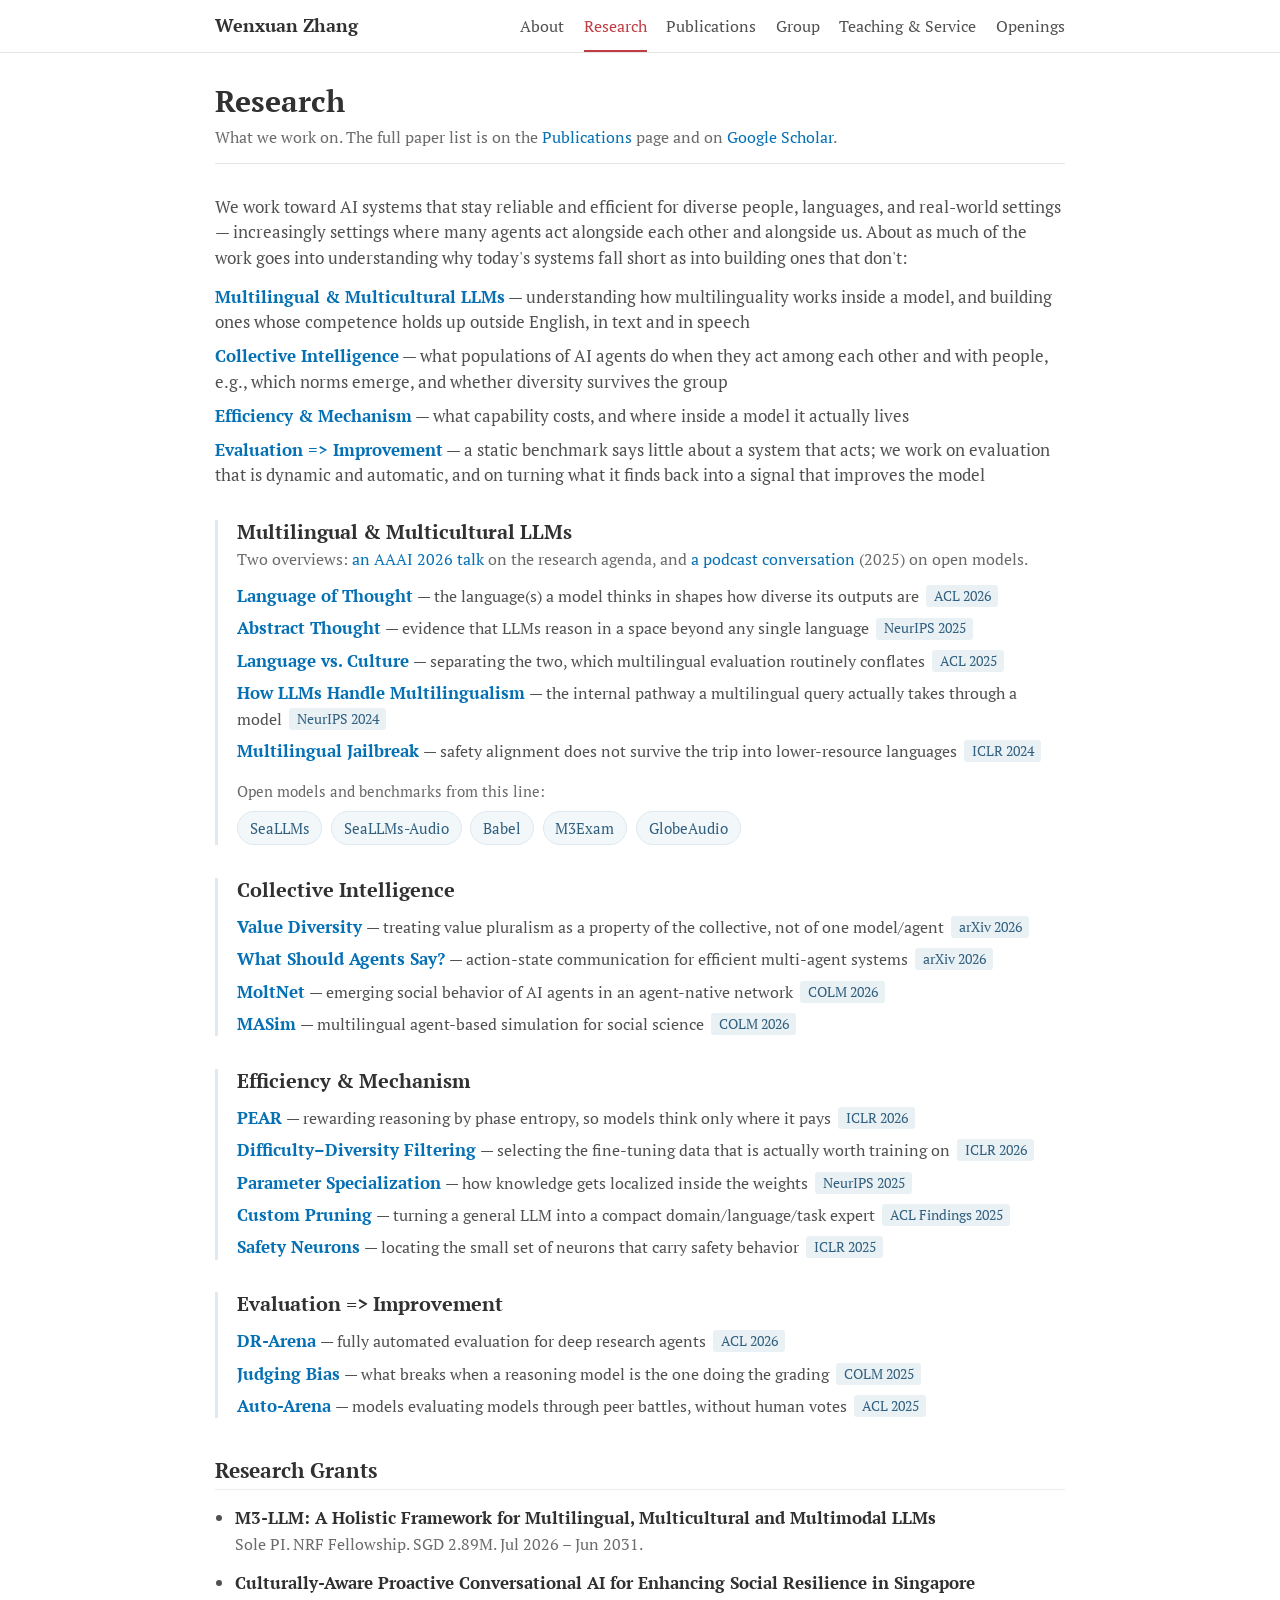
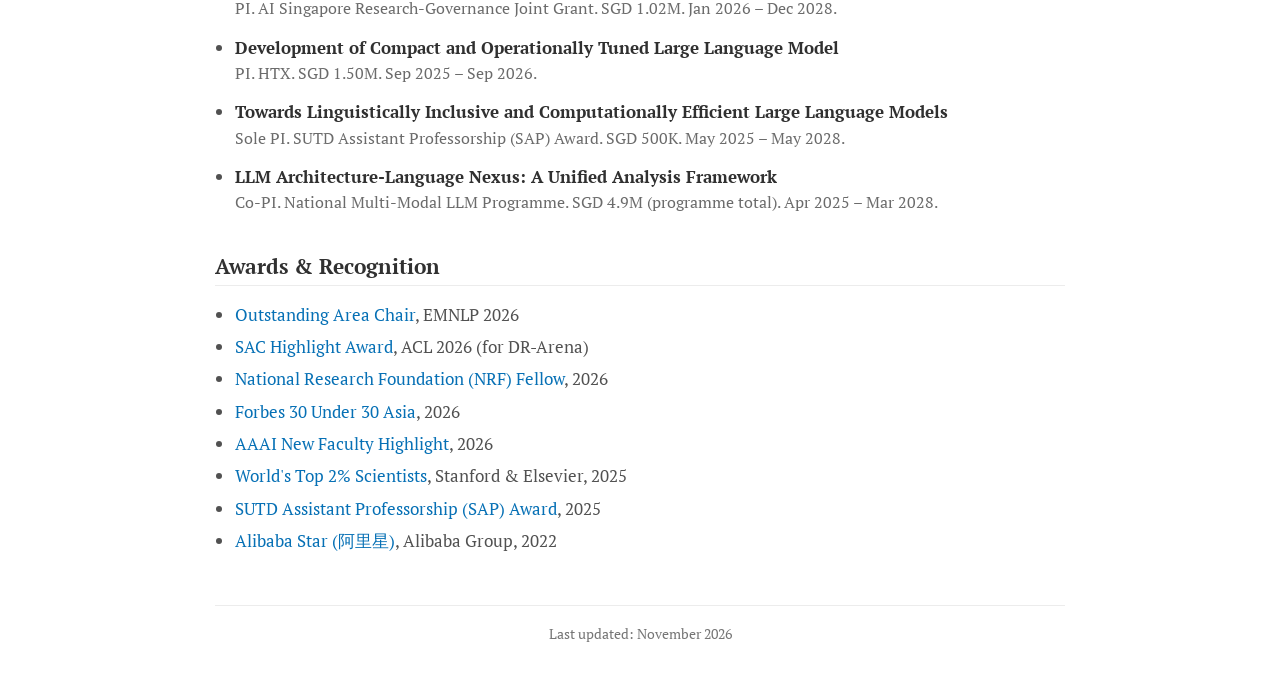
<file: research.html>
<!DOCTYPE html>
<html lang="en">

<!--
The design of this website is based on https://nlp.stanford.edu/~johnhew/ and modified by Wenxuan Zhang (isakzhang AT gmail).
PLS ask for permission & add a link to this website before you directly copy and apply to yours

NOTE: this page used to hold the publication list; it is now the research agenda.
      The full list moved to publications.html.

Page shape: agenda (the 15-second version) -> four topic clusters -> the record
      (grants, then awards). Everything above the first .section-title is about the work;
      everything below it is about how the work is supported and recognised.

Highlight entry template — one line each, name first so it is the thing people remember:
  <li class="hl">
    <a class="hl-name" href="URL">SHORT NAME</a>
    <span class="hl-desc">— one clause, no full title needed</span>
    <span class="pub-venue">VENUE YEAR</span>
  </li>
-->

<head>
  <meta charset="UTF-8">
  <meta name="viewport" content="width=device-width, initial-scale=1.0">

  <title> Research — Wenxuan Zhang </title>
  <meta name="author" content="Wenxuan Zhang">
  <meta name="keywords" content="Wenxuan Zhang, 张雯轩, iNLP Lab, multilingual LLM, multicultural LLM, audio language model, speech LLM, collective intelligence, multi-agent, efficient LLM, LLM evaluation">
  <meta name="robots" content="index,follow">
  <meta name="description" content="Research agenda of Wenxuan Zhang and the iNLP Lab at SUTD">
  <link rel="stylesheet" href="./styles.css">
  <link href='https://fonts.googleapis.com/css?family=PT+Serif:400,700,400italic' rel='stylesheet' type='text/css'>

  <!-- Google tag (gtag.js) -->
  <script async src="https://www.googletagmanager.com/gtag/js?id=UA-134238626-1"></script>
  <script>
    window.dataLayer = window.dataLayer || [];
    function gtag(){dataLayer.push(arguments);}
    gtag('js', new Date());
    gtag('config', 'UA-134238626-1');
  </script>
</head>

<body>

<!-- ===== Top navigation ===== -->
<nav class="site-nav">
  <div class="site-nav-inner">
    <a class="site-nav-brand" href="index.html">Wenxuan Zhang</a>
    <ul class="site-nav-links">
      <li><a href="index.html">About</a></li>
      <li class="active"><a href="research.html">Research</a></li>
      <li><a href="publications.html">Publications</a></li>
      <li><a href="group.html">Group</a></li>
      <li><a href="teaching.html">Teaching &amp; Service</a></li>
      <li><a href="getinvolved.html">Openings</a></li>
    </ul>
  </div>
</nav>
<!-- ===== end of navigation ===== -->

<div class="container">
<main>

  <div class="page-head">
    <h1>Research</h1>
    <p class="page-sub">
      What we work on. The full paper list is on the <a href="publications.html">Publications</a> page and on
      <a href="https://scholar.google.com/citations?user=tr7MWA4AAAAJ&hl=en">Google Scholar</a>.
    </p>
  </div>

  <div class="lede">
    <p>
      We work toward AI systems that stay reliable and efficient for diverse people, languages, and real-world settings —
      increasingly settings where many agents act alongside each other and alongside us. About as much of the work goes
      into understanding why today's systems fall short as into building ones that don't:
    </p>

    <ul class="agenda">
      <li>
        <a class="agenda-name" href="#multilingual">Multilingual &amp; Multicultural LLMs</a>
        <span class="agenda-desc">— understanding how multilinguality works inside a model, and building ones whose competence holds up outside English, in text and in speech</span>
      </li>
      <li>
        <a class="agenda-name" href="#collective">Collective Intelligence</a>
        <span class="agenda-desc">— what populations of AI agents do when they act among each other and with people, e.g., which norms emerge, and whether diversity survives the group</span>
      </li>
      <li>
        <a class="agenda-name" href="#mechanism">Efficiency &amp; Mechanism</a>
        <span class="agenda-desc">— what capability costs, and where inside a model it actually lives</span>
      </li>
      <li>
        <a class="agenda-name" href="#evaluation">Evaluation => Improvement</a>
        <span class="agenda-desc">— a static benchmark says little about a system that acts; we work on evaluation that is dynamic and automatic, and on turning what it finds back into a signal that improves the model</span>
      </li>
    </ul>
  </div>

  <!-- ---------- Direction 1: no longer narrow in who it serves ---------- -->
  <div class="cluster" id="multilingual">
    <h3>Multilingual &amp; Multicultural LLMs</h3>
    <p class="cluster-tagline">
      <!-- Multilingual competence is uneven across different languages and cultural contexts. We work on the mechanisms behind
      that, and build models (in text and in speech) that hold up outside a few high-resource languages. -->
      Two overviews:
      <a href="https://ojs.aaai.org/index.php/AAAI/article/view/41365">an AAAI 2026 talk</a> on the research agenda, and
      <a href="https://open.spotify.com/episode/5BKRSUdU1jh3dGzCVeEUf7">a podcast conversation</a> (2025) on open models.
    </p>
    <ul class="hl-list">
      <li class="hl">
        <a class="hl-name" href="https://arxiv.org/abs/2601.11227">Language of Thought</a>
        <span class="hl-desc">— the language(s) a model thinks in shapes how diverse its outputs are</span>
        <span class="pub-venue">ACL 2026</span>
      </li>
      <li class="hl">
        <a class="hl-name" href="https://arxiv.org/abs/2506.09890">Abstract Thought</a>
        <span class="hl-desc">— evidence that LLMs reason in a space beyond any single language</span>
        <span class="pub-venue">NeurIPS 2025</span>
      </li>
      <li class="hl">
        <a class="hl-name" href="https://arxiv.org/abs/2505.24635">Language vs. Culture</a>
        <span class="hl-desc">— separating the two, which multilingual evaluation routinely conflates</span>
        <span class="pub-venue">ACL 2025</span>
      </li>
      <li class="hl">
        <a class="hl-name" href="https://arxiv.org/abs/2402.18815">How LLMs Handle Multilingualism</a>
        <span class="hl-desc">— the internal pathway a multilingual query actually takes through a model</span>
        <span class="pub-venue">NeurIPS 2024</span>
      </li>
      <li class="hl">
        <a class="hl-name" href="https://arxiv.org/abs/2310.06474">Multilingual Jailbreak</a>
        <span class="hl-desc">— safety alignment does not survive the trip into lower-resource languages</span>
        <span class="pub-venue">ICLR 2024</span>
      </li>
    </ul>

    <p class="strip-label">Open models and benchmarks from this line:</p>
    <ul class="resource-strip">
      <li><a href="https://damo-nlp-sg.github.io/SeaLLMs/">SeaLLMs</a></li>
      <li><a href="https://damo-nlp-sg.github.io/SeaLLMs-Audio/">SeaLLMs-Audio</a></li>
      <li><a href="https://babel-llm.github.io/babel-llm/">Babel</a></li>
      <li><a href="https://arxiv.org/abs/2306.05179">M3Exam</a></li>
      <li><a href="https://arxiv.org/abs/2606.08194">GlobeAudio</a></li>
    </ul>
  </div>

  <!-- ---------- Direction 2: no longer one model, one person ---------- -->
  <div class="cluster" id="collective">
    <h3>Collective Intelligence</h3>
    <p class="cluster-tagline">
      <!-- Agents are starting to outnumber the people they were built for, and they will mostly be talking to each other. We want
      to know what such a population does — which norms it settles on, whether designed-in diversity survives the group —
      before it is deployed at that scale. -->
    </p>
    <ul class="hl-list">
      <li class="hl">
        <a class="hl-name" href="https://arxiv.org/abs/2606.05985">Value Diversity</a>
        <span class="hl-desc">— treating value pluralism as a property of the collective, not of one model/agent</span>
        <span class="pub-venue">arXiv 2026</span>
      </li>
      <li class="hl">
        <a class="hl-name" href="https://arxiv.org/abs/2606.05304">What Should Agents Say?</a>
        <span class="hl-desc">— action-state communication for efficient multi-agent systems</span>
        <span class="pub-venue">arXiv 2026</span>
      </li>
      <li class="hl">
        <a class="hl-name" href="https://inlp-lab.github.io/MoltNet/">MoltNet</a>
        <span class="hl-desc">— emerging social behavior of AI agents in an agent-native network</span>
        <span class="pub-venue">COLM 2026</span>
      </li>
      <li class="hl">
        <a class="hl-name" href="https://arxiv.org/abs/2512.07195">MASim</a>
        <span class="hl-desc">— multilingual agent-based simulation for social science</span>
        <span class="pub-venue">COLM 2026</span>
      </li>
    </ul>
  </div>

  <!-- ---------- Direction 3: no longer assuming compute is free ---------- -->
  <div class="cluster" id="mechanism">
    <h3>Efficiency &amp; Mechanism</h3>
    <p class="cluster-tagline">
      <!-- Most deployment settings look nothing like the ones frontier models are built for — compute, data and latency are all
      constrained. We work on models that stay capable under those limits, and on the mechanistic account that makes it
      possible: nothing gets smaller, faster or safer until you know which parts of a model carry which behavior. -->
    </p>
    <ul class="hl-list">
      <li class="hl">
        <a class="hl-name" href="https://arxiv.org/pdf/2510.08026">PEAR</a>
        <span class="hl-desc">— rewarding reasoning by phase entropy, so models think only where it pays</span>
        <span class="pub-venue">ICLR 2026</span>
      </li>
      <li class="hl">
        <a class="hl-name" href="https://openreview.net/forum?id=n9mXlqD2SJ">Difficulty–Diversity Filtering</a>
        <span class="hl-desc">— selecting the fine-tuning data that is actually worth training on</span>
        <span class="pub-venue">ICLR 2026</span>
      </li>
      <li class="hl">
        <a class="hl-name" href="https://arxiv.org/abs/2505.17260">Parameter Specialization</a>
        <span class="hl-desc">— how knowledge gets localized inside the weights</span>
        <span class="pub-venue">NeurIPS 2025</span>
      </li>
      <li class="hl">
        <a class="hl-name" href="https://arxiv.org/abs/2506.02561">Custom Pruning</a>
        <span class="hl-desc">— turning a general LLM into a compact domain/language/task expert</span>
        <span class="pub-venue">ACL Findings 2025</span>
      </li>
      <li class="hl">
        <a class="hl-name" href="https://openreview.net/forum?id=yR47RmND1m">Safety Neurons</a>
        <span class="hl-desc">— locating the small set of neurons that carry safety behavior</span>
        <span class="pub-venue">ICLR 2025</span>
      </li>
    </ul>
  </div>

  <!-- ---------- Direction 4: no longer a fixed answer key ---------- -->
  <div class="cluster" id="evaluation">
    <h3>Evaluation => Improvement</h3>
    <p class="cluster-tagline">
<!--       Evaluation has outgrown scoring a fixed dataset. Once the thing being evaluated is an agent, the evaluation
      itself has to be dynamic and largely automatic — and the signal it produces is worth far more as feedback for
      training than as a leaderboard row. -->
    </p>
    <ul class="hl-list">
      <li class="hl">
        <a class="hl-name" href="https://inlp-lab.github.io/DR-Arena/">DR-Arena</a>
        <span class="hl-desc">— fully automated evaluation for deep research agents</span>
        <span class="pub-venue">ACL 2026</span>
      </li>
      <li class="hl">
        <a class="hl-name" href="https://arxiv.org/abs/2504.09946">Judging Bias</a>
        <span class="hl-desc">— what breaks when a reasoning model is the one doing the grading</span>
        <span class="pub-venue">COLM 2025</span>
      </li>
      <li class="hl">
        <a class="hl-name" href="https://arxiv.org/abs/2405.20267">Auto-Arena</a>
        <span class="hl-desc">— models evaluating models through peer battles, without human votes</span>
        <span class="pub-venue">ACL 2025</span>
      </li>
    </ul>
  </div>

  <!-- ---------- Research grants ----------
       Newest first, by start date. The project is the headline, so it goes on the first
       line in bold; the agency, role, size and period are secondary and sit on the grey
       line below. No links and no chips here — plain text reads better for a record like
       this. Amounts are rounded: this is a homepage, not a CV. -->
  <h2 class="section-title">Research Grants</h2>
  <ul class="plain-list funding-list">
    <li>
      <strong>M3-LLM: A Holistic Framework for Multilingual, Multicultural and Multimodal LLMs</strong><br>
      <span class="course-term">Sole PI. NRF Fellowship. SGD 2.89M. Jul 2026 – Jun 2031.</span>
    </li>
    <li>
      <strong>Culturally-Aware Proactive Conversational AI for Enhancing Social Resilience in Singapore</strong><br>
      <span class="course-term">PI. AI Singapore Research-Governance Joint Grant. SGD 1.02M. Jan 2026 – Dec 2028.</span>
    </li>
    <li>
      <strong>Development of Compact and Operationally Tuned Large Language Model</strong><br>
      <span class="course-term">PI. HTX. SGD 1.50M. Sep 2025 – Sep 2026.</span>
    </li>
    <li>
      <strong>Towards Linguistically Inclusive and Computationally Efficient Large Language Models</strong><br>
      <span class="course-term">Sole PI. SUTD Assistant Professorship (SAP) Award. SGD 500K. May 2025 – May 2028.</span>
    </li>
    <li>
      <strong>LLM Architecture-Language Nexus: A Unified Analysis Framework</strong><br>
      <span class="course-term">Co-PI. National Multi-Modal LLM Programme. SGD 4.9M (programme total). Apr 2025 – Mar 2028.</span>
    </li>
    <!-- Add further grants here; keep newest first. -->
  </ul>

  <!-- ---------- Awards & recognition ----------
       One plain line each, newest first, year written out at the end of the line.
       "Recognition" rather than "Awards" because the list mixes prizes, fellowships and
       listings. This is the record; the narrative version lives in the bio on About. -->
  <h2 class="section-title">Awards &amp; Recognition</h2>
  <ul class="plain-list">
    <li><a href="https://2026.emnlp.org/">Outstanding Area Chair</a>, EMNLP 2026</li>
    <li><a href="https://2026.aclweb.org/">SAC Highlight Award</a>, ACL 2026 (for DR-Arena)</li>
    <li><a href="https://www.nrf.gov.sg/grants/nrff/">National Research Foundation (NRF) Fellow</a>, 2026</li>
    <li><a href="https://www.forbes.com/profile/zhang-wenxuan/?list=30under30-asia-healthcare-science/">Forbes 30 Under 30 Asia</a>, 2026</li>
    <li><a href="https://aaai.org/conference/aaai/aaai-26/new-faculty-highlights-program/">AAAI New Faculty Highlight</a>, 2026</li>
    <li><a href="https://elsevier.digitalcommonsdata.com/datasets/btchxktzyw/8">World's Top 2% Scientists</a>, Stanford &amp; Elsevier, 2025</li>
    <li><a href="https://www.sutd.edu.sg/about/careers/assistant-professorships/sutd-assistant-professorships">SUTD Assistant Professorship (SAP) Award</a>, 2025</li>
    <li><a href="https://campus-talent.alibaba.com/campus/alistar?lang=en">Alibaba Star (<span class="zh" lang="zh-Hans">阿里星</span>)</a>, Alibaba Group, 2022</li>
  </ul>

</main>

<footer class="site-footer">
  Last updated: November 2026
</footer>
</div>

</body>

</html>
</file>
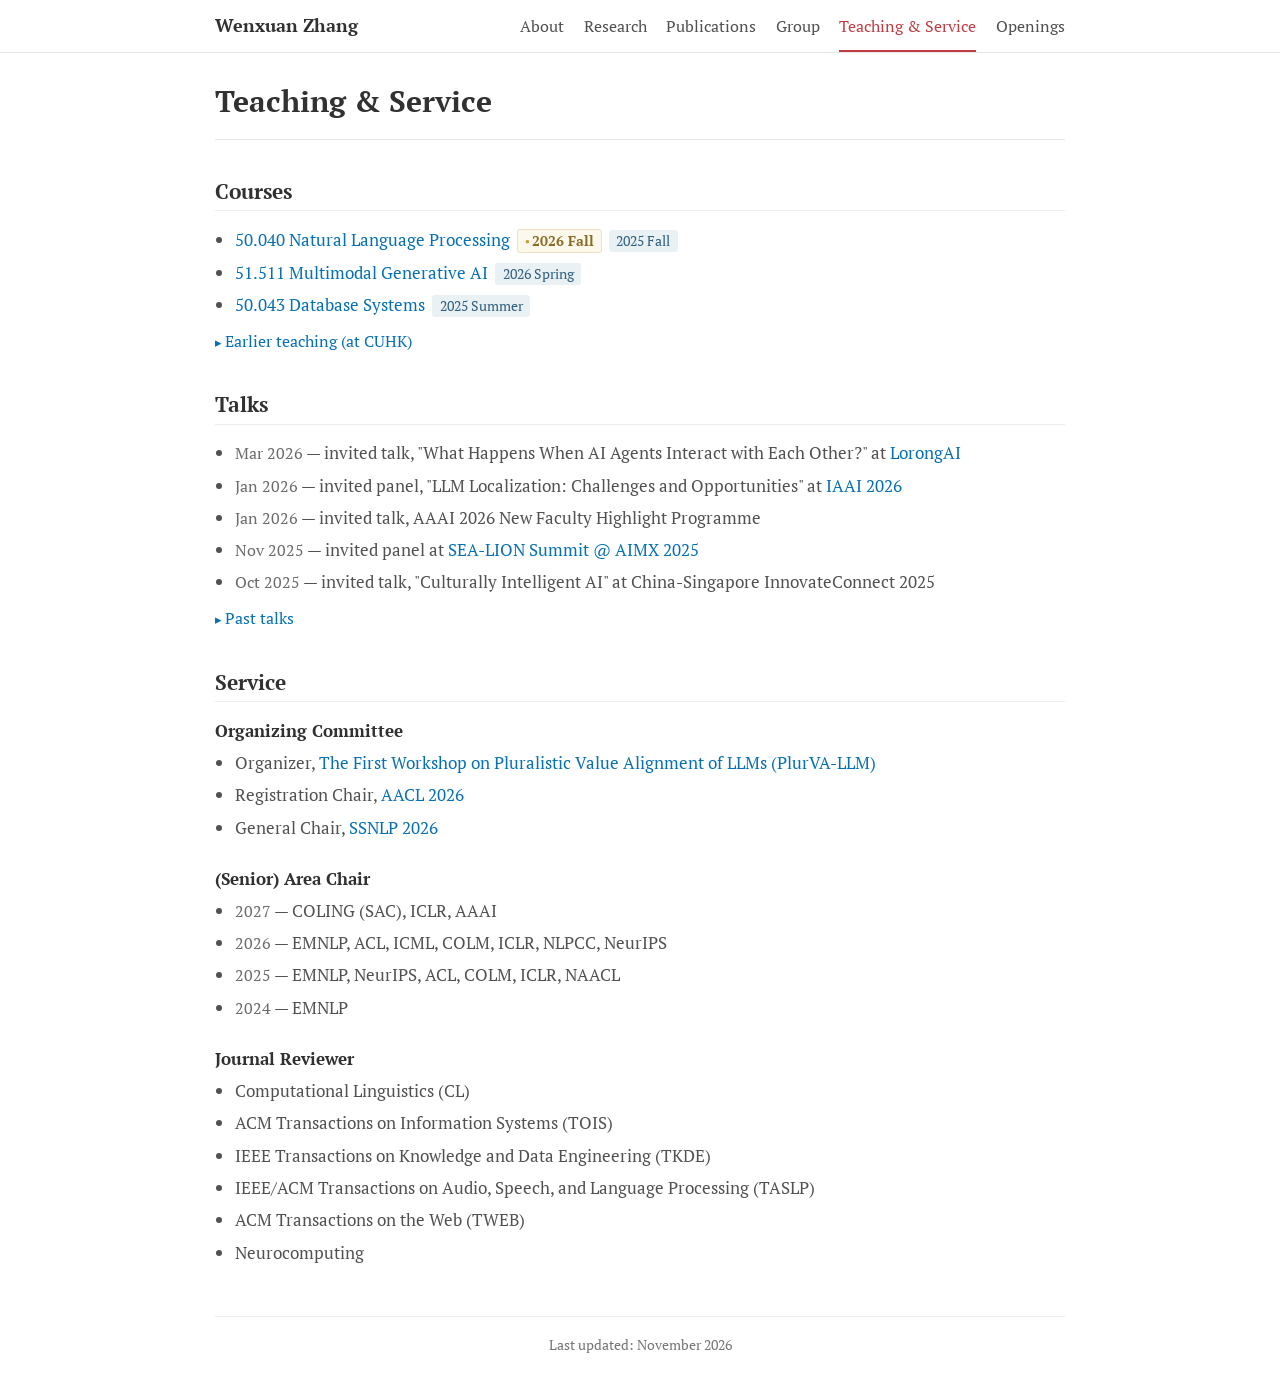
<file: teaching.html>
<!DOCTYPE html>
<html lang="en">

<!--
The design of this website is based on https://nlp.stanford.edu/~johnhew/ and modified by Wenxuan Zhang (isakzhang AT gmail).
PLS ask for permission & add a link to this website before you directly copy and apply to yours
-->

<head>
  <meta charset="UTF-8">
  <meta name="viewport" content="width=device-width, initial-scale=1.0">

  <title> Teaching &amp; Service — Wenxuan Zhang </title>
  <meta name="author" content="Wenxuan Zhang">
  <meta name="keywords" content="Wenxuan Zhang, 张雯轩, teaching, talks, academic service, SUTD">
  <meta name="robots" content="index,follow">
  <meta name="description" content="Teaching, talks and academic service of Wenxuan Zhang">
  <link rel="stylesheet" href="./styles.css">
  <link href='https://fonts.googleapis.com/css?family=PT+Serif:400,700,400italic' rel='stylesheet' type='text/css'>

  <!-- Google tag (gtag.js) -->
  <script async src="https://www.googletagmanager.com/gtag/js?id=UA-134238626-1"></script>
  <script>
    window.dataLayer = window.dataLayer || [];
    function gtag(){dataLayer.push(arguments);}
    gtag('js', new Date());
    gtag('config', 'UA-134238626-1');
  </script>
</head>

<body>

<!-- ===== Top navigation ===== -->
<nav class="site-nav">
  <div class="site-nav-inner">
    <a class="site-nav-brand" href="index.html">Wenxuan Zhang</a>
    <ul class="site-nav-links">
      <li><a href="index.html">About</a></li>
      <li><a href="research.html">Research</a></li>
      <li><a href="publications.html">Publications</a></li>
      <li><a href="group.html">Group</a></li>
      <li class="active"><a href="teaching.html">Teaching &amp; Service</a></li>
      <li><a href="getinvolved.html">Openings</a></li>
    </ul>
  </div>
</nav>
<!-- ===== end of navigation ===== -->

<div class="container">
<main>

  <div class="page-head">
    <h1>Teaching &amp; Service</h1>
  </div>

  <!-- ---------- Courses ---------- -->
  <h2 class="section-title">Courses</h2>
  <!-- One line per course, newest term first. A course taught more than once stays a single
       entry with one term chip per offering — the course (and its website) is the same thing.
       "term-current" marks the term being taught now; drop the modifier once it ends. -->
  <ul class="plain-list">
    <li><a href="courses/50040-nlp.html">50.040 Natural Language Processing</a><span class="term term-current">2026 Fall</span><a class="term" href="courses/50040-nlp-2025fall.html">2025 Fall</a></li>
    <li><a href="https://www.sutd.edu.sg/course/multimodal-generative-ai/">51.511 Multimodal Generative AI</a><span class="term">2026 Spring</span></li>
    <li><a href="https://www.sutd.edu.sg/course/50-043-database-systems/">50.043 Database Systems</a><span class="term">2025 Summer</span></li>
  </ul>

  <details class="more">
    <summary>Earlier teaching (at CUHK)</summary>
    <ul class="plain-list">
      <li>Guest lecture, <i>Neural models for text</i> — SEEM5680 Text Mining Models and Applications</li>
      <li>TA, ECLT5810 E-Commerce Data Mining Techniques (MSc; 2018–19 Spring, 2020–21 Spring)</li>
      <li>TA, SEEM3440 Operations Research II (UG; 2020 Fall)</li>
      <li>TA, SEEM3460 / ESTR3504 Computer Processing System Concepts (UG; 2018–19, 2019–20, 2020–21 Fall)</li>
    </ul>
  </details>

  <!-- ---------- Talks ---------- -->
  <h2 class="section-title">Talks</h2>
  <ul class="plain-list">
    <li>
      <span class="course-term">Mar 2026</span> — invited talk, "What Happens When AI Agents Interact with Each Other?"
      at <a href="https://lorong.ai/">LorongAI</a>
    </li>
    <li>
      <span class="course-term">Jan 2026</span> — invited panel, "LLM Localization: Challenges and Opportunities"
      at <a href="https://aaai.org/conference/aaai/aaai-26/iaai-26-program/">IAAI 2026</a>
    </li>
    <li>
      <span class="course-term">Jan 2026</span> — invited talk, AAAI 2026 New Faculty Highlight Programme
    </li>
    <li>
      <span class="course-term">Nov 2025</span> — invited panel at
      <a href="https://sea-lion.ai/blog/sea-lion-summit-2025-powering-southeast-asias-ai-future/">SEA-LION Summit @ AIMX 2025</a>
    </li>
    <li>
      <span class="course-term">Oct 2025</span> — invited talk, "Culturally Intelligent AI" at China-Singapore InnovateConnect 2025
    </li>
  </ul>

  <details class="more">
    <summary>Past talks</summary>
    <ul class="plain-list">
      <li><span class="course-term">Nov 2024</span> — invited keynote on LLM evaluation at <a href="https://wing-nus.github.io/SSNLP-2024/">SSNLP 2024</a></li>
      <li><span class="course-term">Oct 2024</span> — invited talk and panel at <a href="https://www.switchsg.org/">Singapore Week of Innovation and Technology (SWITCH) 2024</a></li>
      <li><span class="course-term">July 2024</span> — invited keynote at <a href="https://kdd.sg/singapore-acm-sigkdd-symposium-2024/">Singapore ACM SIGKDD Symposium 2024</a></li>
      <li><span class="course-term">Apr 2024</span> — invited talk on SeaLLMs at <a href="https://www.scs.org.sg/events/details/transforming-analytics-with-gen-ai-and-site-visit-to-ibm">Singapore Computer Society (SCS)</a></li>
      <li><span class="course-term">Apr 2024</span> — invited talk at the <a href="https://www.imda.gov.sg/activities/activities-catalogue/technical-sharing-session-on-ai-safety">Infocomm Media Development Authority (IMDA)</a> of Singapore</li>
      <li><span class="course-term">Sep 2023</span> — invited talk on M3Exam at the multilingual &amp; multimodal LLM session of <a href="http://mlnlp.world/mlnlp2023/">MLNLP 2023</a></li>
      <li><span class="course-term">Aug 2023</span> — half-day tutorial, "<a href="talks/ijcai23-sentiment-tutorial.html">Sentiment Analysis in the Era of LLMs</a>" at IJCAI 2023 [<a href="https://docs.google.com/presentation/d/1fjH6ZxfCPtJPI1eU8eqhG9qdS1w3DPwxrYG6-SRmCMU/edit?usp=sharing">slides</a>]</li>
      <li><span class="course-term">Mar 2023</span> — invited talk, "A Survey on Aspect-Based Sentiment Analysis" at the <a href="https://s3a.sentic.net/">Singapore Symposium on Sentiment Analysis (S3A)</a></li>
    </ul>
  </details>

  <!-- ---------- Service ---------- -->
  <h2 class="section-title">Service</h2>

  <p class="subhead">Organizing Committee</p>
  <ul class="plain-list">
    <li>Organizer, <a href="https://plurvallm2026.github.io/index.html">The First Workshop on Pluralistic Value Alignment of LLMs (PlurVA-LLM)</a></li>
    <li>Registration Chair, <a href="https://2026.aaclnet.org/">AACL 2026</a></li>
    <li>General Chair, <a href="https://ssnlp2026.github.io/">SSNLP 2026</a></li>
  </ul>

  <p class="subhead">(Senior) Area Chair</p>
  <ul class="plain-list">
    <li><span class="course-term">2027</span> — COLING (SAC), ICLR, AAAI</li>
    <li><span class="course-term">2026</span> — EMNLP, ACL, ICML, COLM, ICLR, NLPCC, NeurIPS</li>
    <li><span class="course-term">2025</span> — EMNLP, NeurIPS, ACL, COLM, ICLR, NAACL</li>
    <li><span class="course-term">2024</span> — EMNLP</li>
  </ul>

  <p class="subhead">Journal Reviewer</p>
  <ul class="plain-list">
    <li>Computational Linguistics (CL)</li>
    <li>ACM Transactions on Information Systems (TOIS)</li>
    <li>IEEE Transactions on Knowledge and Data Engineering (TKDE)</li>
    <li>IEEE/ACM Transactions on Audio, Speech, and Language Processing (TASLP)</li>
    <li>ACM Transactions on the Web (TWEB)</li>
    <li>Neurocomputing</li>
  </ul>

</main>

<footer class="site-footer">
  Last updated: November 2026
</footer>
</div>

</body>

</html>
</file>
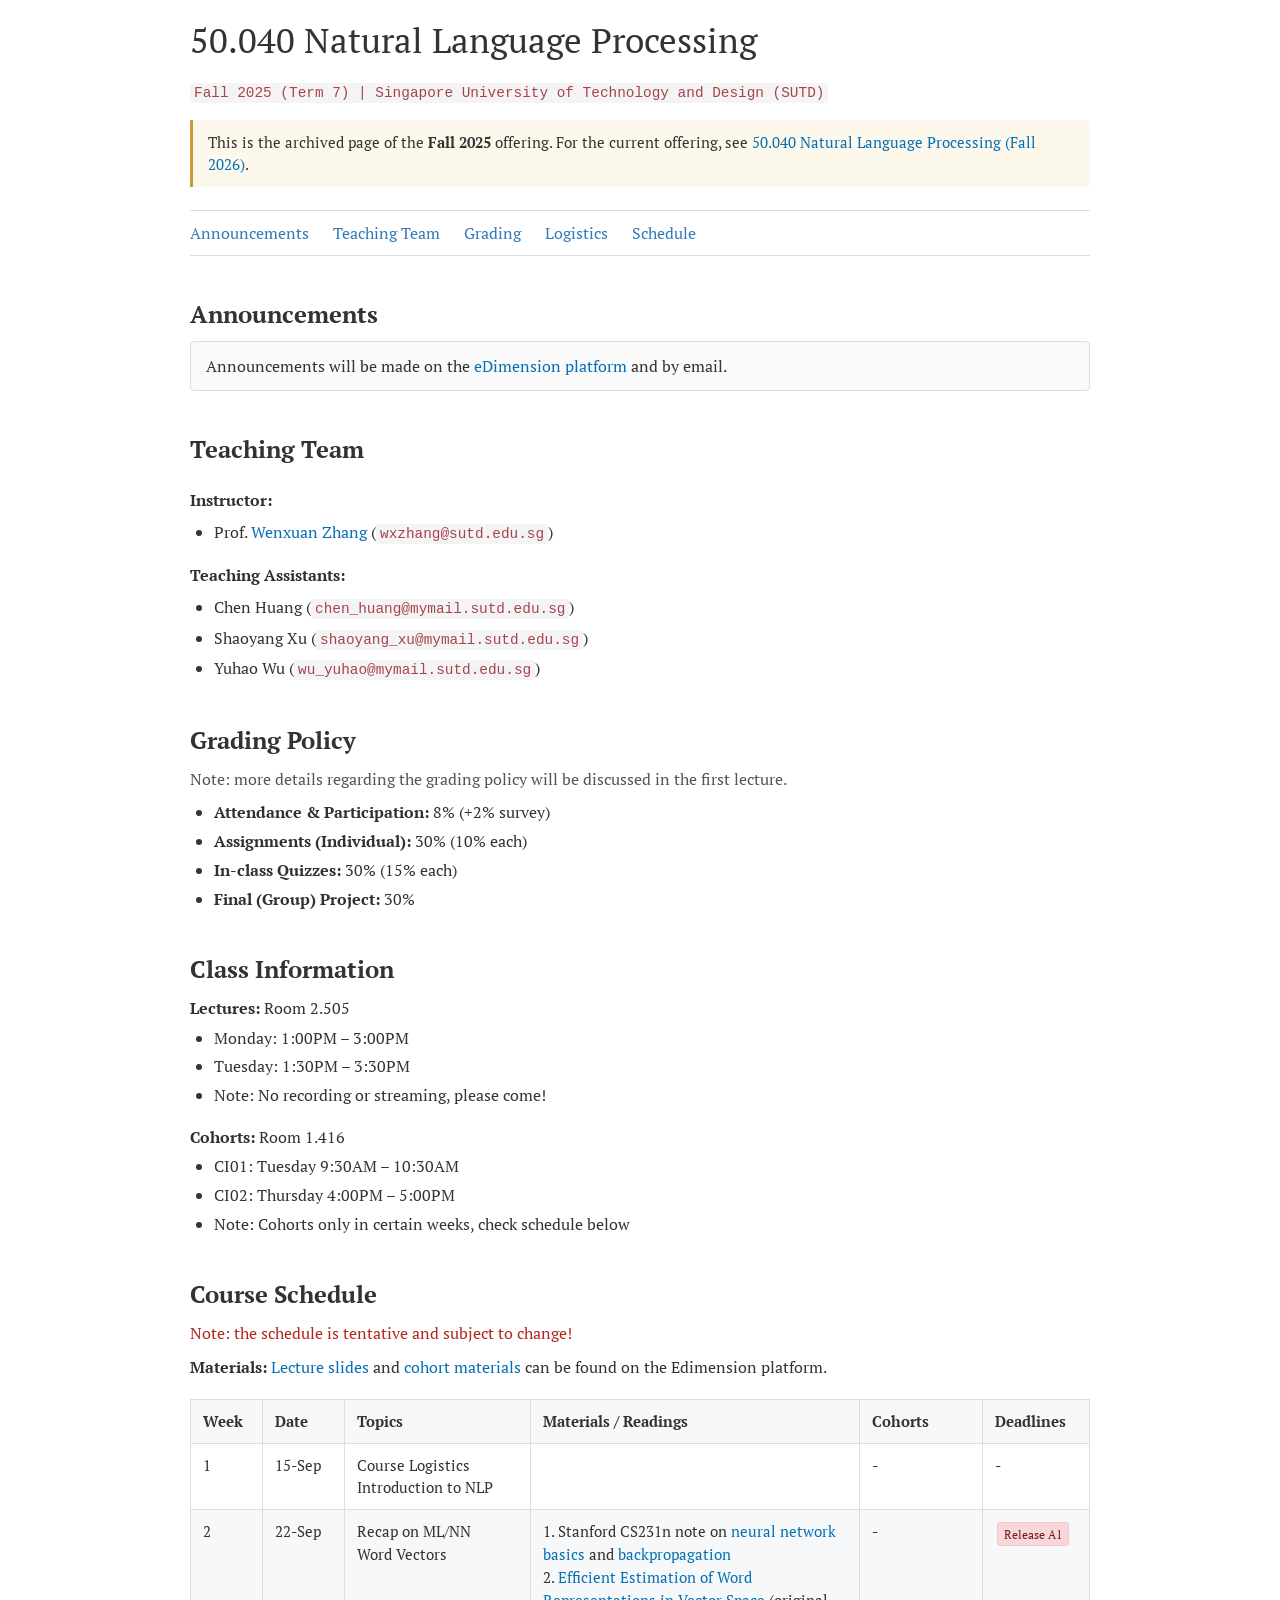
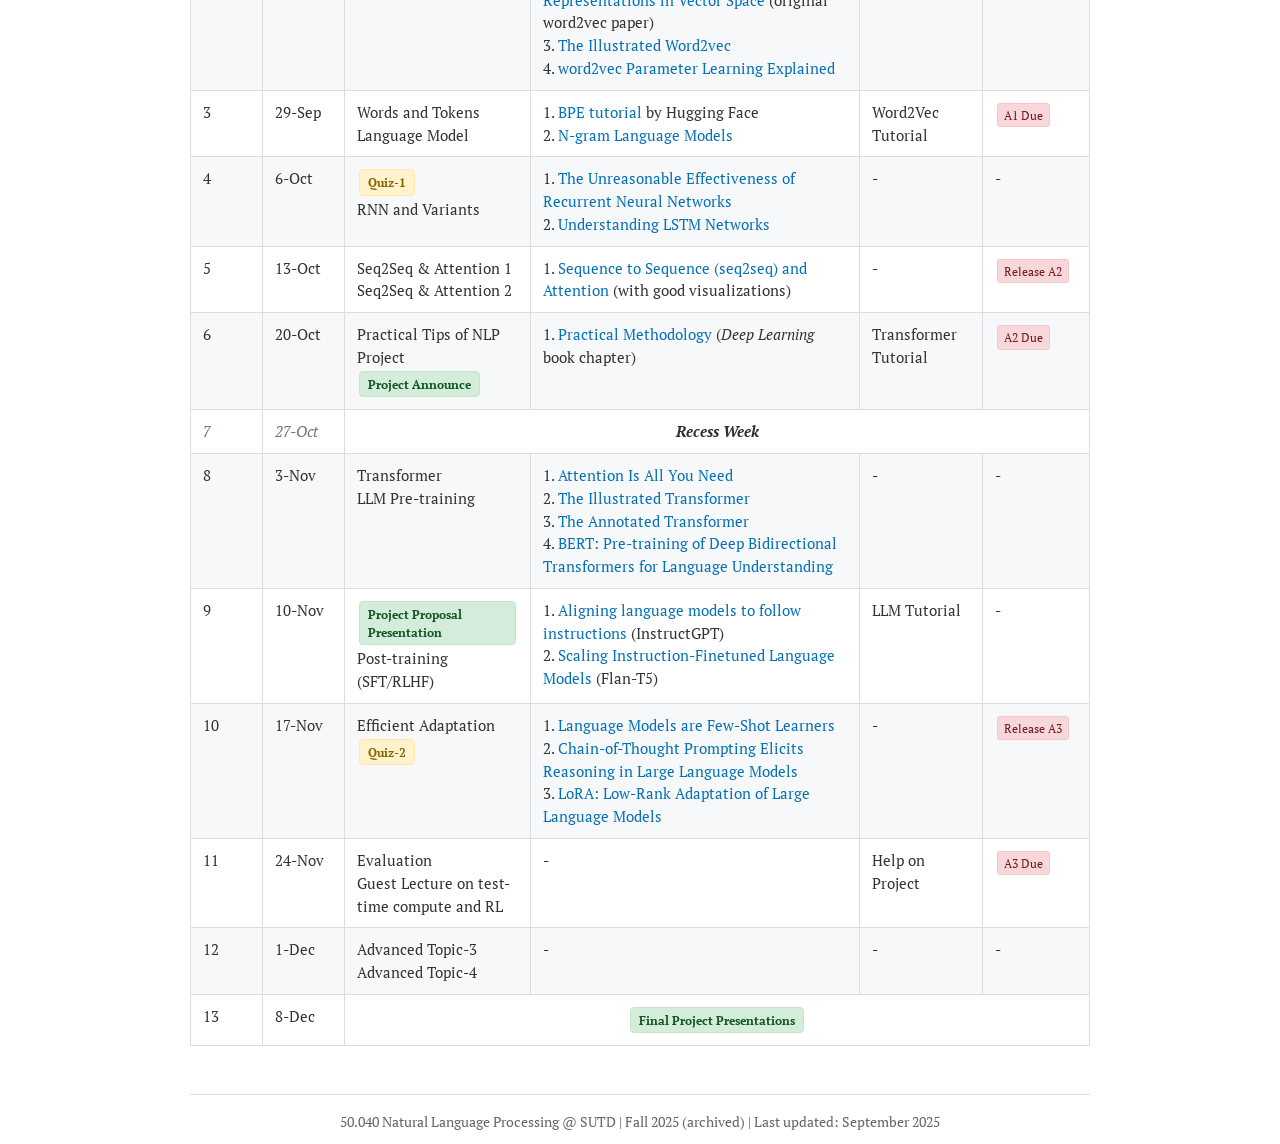
<file: courses/50040-nlp-2025fall.html>
<!DOCTYPE html>
<html lang="en">

<!-- 
The design of this website is based on https://nlp.stanford.edu/~johnhew/ and modified by Wenxuan Zhang (isakzhang AT gmail).
Course website adapted from Wenxuan Zhang's homepage design.
-->

<head>
  <meta charset="UTF-8">
  <meta name="viewport" content="width=device-width, initial-scale=1.0">

  <title>50.040 Natural Language Processing (Fall 2025)</title>
  <meta name="author" content="Wenxuan Zhang">
  <meta name="keywords" content="NLP, Natural Language Processing, SUTD, Course, Wenxuan Zhang">
  <meta name="robots" content="index,follow">
  <meta name="description" content="50.040 Natural Language Processing Course at SUTD">
  <link rel="stylesheet" href="../styles.css">
  <link href='https://fonts.googleapis.com/css?family=PT+Serif:400,700,400italic' rel='stylesheet' type='text/css'>
  <link rel="stylesheet" href="https://fonts.googleapis.com/icon?family=Material+Icons">

  <script async src="https://www.googletagmanager.com/gtag/js?id=UA-134238626-1"></script>
  <script src="https://ajax.googleapis.com/ajax/libs/jquery/3.6.0/jquery.min.js"></script>
  <script>
    window.dataLayer = window.dataLayer || [];
    function gtag(){dataLayer.push(arguments);}
    gtag('js', new Date());
    gtag('config', 'UA-134238626-1');
  </script>

  <style>
    /* Using similar CSS structure as the original homepage */
    body {
      font-family: 'PT Serif', serif;
      font-size: 16px;
      line-height: 1.5;
      color: #333;
      margin: 0;
      padding: 0;
      background: #fff;
    }

    .container {
      max-width: 900px;
      margin: 0 auto;
      padding: 20px;
    }

    .content {
      padding: 0;
    }

    .home {
      margin: 0;
    }

    .mini-intro {
      margin-bottom: 2em;
    }

    .avatar {
      width: 150px;
      height: 150px;
      border-radius: 50%;
      float: left;
      margin: 0 20px 20px 0;
    }

    h1 {
      font-size: 2.2em;
      font-weight: normal;
      margin: 0.5em 0;
      color: #333;
    }

    h2 {
      font-size: 1.5em;
      margin: 1em 0 0.5em 0;
      color: #333;
    }

    h3 {
      font-size: 1.2em;
      margin: 1.5em 0 0.5em 0;
      color: #333;
    }

    code.language-plaintext {
      background-color: #f4f4f4;
      padding: 2px 4px;
      font-size: 0.9em;
      border-radius: 3px;
    }

    a {
      color: #337ab7;
      text-decoration: none;
    }

    a:hover {
      text-decoration: underline;
    }

    /* Navigation menu */
    #menu {
      margin: 20px 0;
      border-top: 1px solid #ddd;
      border-bottom: 1px solid #ddd;
      padding: 10px 0;
    }

    #menu div {
      display: inline-block;
      margin-right: 20px;
    }

    #menu div a {
      color: #337ab7;
      font-weight: normal;
    }

    #menu div.now a {
      font-weight: bold;
      color: #000;
    }

    /* Schedule table styling */
    .schedule-table {
      width: 100%;
      border-collapse: collapse;
      margin: 20px 0;
      font-size: 0.95em;
    }

    .schedule-table th {
      background-color: #f8f8f8;
      border: 1px solid #ddd;
      padding: 10px 12px;
      text-align: left;
      font-weight: bold;
    }

    .schedule-table td {
      border: 1px solid #ddd;
      padding: 10px 12px;
      vertical-align: top;
    }

    .schedule-table tr:nth-child(even) {
      background-color: #f9f9f9;
    }

    /* Special row highlighting */
    .recess-row {
      background-color: #f8f9fa !important;
      font-style: italic;
      color: #6c757d;
    }

    /* Tags for special events */
    .quiz-tag, .project-tag {
      display: inline-block;
      padding: 3px 8px;
      border-radius: 4px;
      font-size: 0.8em;
      font-weight: bold;
      margin: 2px;
    }

    .quiz-tag {
      background-color: #fff3cd;
      color: #856404;
      border: 1px solid #ffeaa7;
    }

    .project-tag {
      background-color: #d4edda;
      color: #155724;
      border: 1px solid #c3e6cb;
    }

    /* Tags for deadlines */
    .deadline {
      display: inline-block;
      padding: 2px 6px;
      border-radius: 3px;
      font-size: 0.8em;
      margin: 2px;
      background-color: #f8d7da;
      color: #721c24;
      border: 1px solid #f5c6cb;
    }

    ul {
      padding-left: 1.5em;
    }

    li {
      margin-bottom: 0.5em;
    }

    /* Footer */
    #footer {
      margin-top: 3em;
      border-top: 1px solid #ddd;
      padding-top: 1em;
    }

    #footer p {
      text-align: center;
      color: #666;
      font-size: 0.9em;
    }

    /* Teaching team section */
    .teaching-team {
      margin: 1.5em 0;
    }

    .teaching-team ul {
      margin-top: 0.5em;
    }

    /* Archive banner */
    .archive-note {
      margin: 1em 0 1.5em 0;
      padding: 0.7em 1em;
      background: #fdf8ec;
      border-left: 3px solid #c99a3a;
      border-radius: 0 4px 4px 0;
      font-size: 0.95em;
    }

    /* Responsive design */
    @media (max-width: 768px) {
      .avatar {
        float: none;
        display: block;
        margin: 0 auto 20px auto;
      }
      
      .schedule-table {
        font-size: 0.85em;
      }
      
      .schedule-table th,
      .schedule-table td {
        padding: 8px 6px;
      }

      #menu div {
        margin-right: 15px;
      }
    }
    /* ---- Vertical rhythm -------------------------------------------------
       The site-wide styles.css sets `ul { margin-bottom: .1rem }` and gives
       bare text nodes no spacing at all, so on this page some blocks collided
       (a "Note:" line sitting on top of its list) while others drifted apart.
       These rules run last and give every block the same rhythm; content is
       written as <p> + <ul> pairs so they actually apply. */
    h2 {
      margin: 1.8em 0 0.5em;
    }

    p {
      margin: 0 0 0.8em;
    }

    ul {
      margin: 0.35em 0 1.1em;
    }

    li {
      margin-bottom: 0.3em;
    }

    li:last-child {
      margin-bottom: 0;
    }

    /* the line that introduces a list, e.g. "Instructors:" */
    .label {
      margin-bottom: 0;
    }

    .section-note {
      margin-bottom: 0.6em;
      color: #555;
    }

    .section-note.warn {
      color: #b3261e;
    }

    .mini-intro {
      margin-bottom: 0;
      padding-bottom: 0;
      max-width: 100%;
    }

    #menu {
      margin: 18px 0 0;
    }

    /* Announcements box */
    .announce-box {
      margin: 0;
      max-height: 300px;
      overflow-y: auto;
      border: 1px solid #ddd;
      padding: 12px 15px;
      background: #fafafa;
      border-radius: 4px;
    }

    .announce-box p:last-child {
      margin-bottom: 0;
    }

    /* styles.css stripes odd table rows; this schedule shades by week instead,
       so reset the stripe first and let the .wk-alt rule above take over. */
    .schedule-table tbody tr:nth-child(odd) td {
      background-color: #fff;
    }

    .schedule-table tbody tr:nth-child(even) td {
      background-color: #f7f8f9;
    }

    /* The schedule needs ~700px to stay readable; on a narrow screen let the table
       scroll inside its own box instead of pushing the whole page sideways. */
    .table-wrap {
      overflow-x: auto;
      -webkit-overflow-scrolling: touch;
      margin: 20px 0;
    }

    .table-wrap .schedule-table {
      margin: 0;
      min-width: 680px;
    }

    /* long e-mail / term strings must not widen the page */
    code.language-plaintext {
      overflow-wrap: anywhere;
    }

    @media (max-width: 768px) {
      .container {
        padding: 16px;
      }
    }
  </style>
</head>

<body>
  <div class="container content"> 
  <main>
  <div class="home">

  <div class="mini-intro">

  <h1 id="course-title">50.040 Natural Language Processing</h1>
  
  <code class="language-plaintext highlighter-rouge">Fall 2025 (Term 7) | Singapore University of Technology and Design (SUTD)</code>

  <div class="archive-note">
    This is the archived page of the <strong>Fall 2025</strong> offering.
    For the current offering, see <a href="50040-nlp.html">50.040 Natural Language Processing (Fall 2026)</a>.
  </div>
  
  <!--Navigation bar-->
  <div id="menu">
    <div>
      <a href="#news">Announcements</a>
    </div>
    <div>
      <a href="#teaching-team">Teaching Team</a>
    </div>
    <div>
      <a href="#grading">Grading</a>
    </div>
    <div>
      <a href="#logistics">Logistics</a>
    </div>
    <div>
      <a href="#schedule">Schedule</a>
    </div>
  </div>
  <!--end of Navigation bar-->
  </div>

  <h2 id="news">Announcements</h2>
  <div class="announce-box">
    <p>Announcements will be made on the <a href="https://edimension.sutd.edu.sg/ultra/courses/_5746_1/cl/outline">eDimension platform</a> and by email.</p>
  </div>

  <h2 id="teaching-team">Teaching Team</h2>
  <div class="teaching-team">
    <p class="label"><strong>Instructor:</strong></p>
    <ul>
      <li>Prof. <a href="https://isakzhang.github.io/">Wenxuan Zhang</a> (<code class="language-plaintext highlighter-rouge">wxzhang@sutd.edu.sg</code>)</li>
    </ul>

    <p class="label"><strong>Teaching Assistants:</strong></p>
    <ul>
      <li>Chen Huang (<code class="language-plaintext highlighter-rouge">chen_huang@mymail.sutd.edu.sg</code>)</li>
      <li>Shaoyang Xu (<code class="language-plaintext highlighter-rouge">shaoyang_xu@mymail.sutd.edu.sg</code>)</li>
      <li>Yuhao Wu (<code class="language-plaintext highlighter-rouge">wu_yuhao@mymail.sutd.edu.sg</code>)</li>
    </ul>
  </div>

  <h2 id="grading">Grading Policy</h2>
  <p class="section-note">Note: more details regarding the grading policy will be discussed in the first lecture.</p>
  <ul>
    <li><strong>Attendance & Participation:</strong> 8% (+2% survey)</li>
    <li><strong>Assignments (Individual):</strong> 30% (10% each) </li>
    <li><strong>In-class Quizzes:</strong> 30% (15% each) </li>
    <li><strong>Final (Group) Project:</strong> 30% </li>
  </ul>

  <h2 id="logistics">Class Information</h2>
  <p class="label"><strong>Lectures:</strong> Room 2.505</p>
  <ul>
    <li>Monday: 1:00PM – 3:00PM</li>
    <li>Tuesday: 1:30PM – 3:30PM</li>
    <li>Note: No recording or streaming, please come!</li>
  </ul>

  <p class="label"><strong>Cohorts:</strong> Room 1.416</p>
  <ul>
    <li>CI01: Tuesday 9:30AM – 10:30AM</li>
    <li>CI02: Thursday 4:00PM – 5:00PM</li>
    <li>Note: Cohorts only in certain weeks, check schedule below</li>
  </ul>

  <h2 id="schedule">Course Schedule</h2>
  <p class="section-note warn">Note: the schedule is tentative and subject to change!</p>
  <p><strong>Materials:</strong> <a href="https://edimension.sutd.edu.sg/webapps/blackboard/content/listContent.jsp?course_id=_5746_1&content_id=_205888_1">Lecture slides</a> and <a href="https://edimension.sutd.edu.sg/webapps/blackboard/content/listContent.jsp?course_id=_5746_1&content_id=_208139_1">cohort materials</a> can be found on the Edimension platform.</p>
  <div class="table-wrap">
  <table class="schedule-table">
    <colgroup>
      <col style="width: 5%;">   <!-- Week -->
      <col style="width: 8%;">  <!-- Date -->
      <col style="width: 18%;">  <!-- Topics -->
      <col style="width: 32%;">  <!-- Materials / Readings -->
      <col style="width: 10%;">  <!-- Cohorts -->
      <col style="width: 8%;">  <!-- Deadlines -->
    </colgroup>
    <thead>
      <tr>
        <th>Week</th>
        <th>Date</th>
        <th>Topics</th>
        <th>Materials / Readings</th>
        <th>Cohorts</th>
        <th>Deadlines</th>
      </tr>
    </thead>
    <tbody>
      <tr>
        <td>1</td>
        <td>15-Sep</td>
        <td>Course Logistics<br>Introduction to NLP</td>
        <td>
        </td>
        <td>-</td>
        <td>-</td>
      </tr>
      <tr>
        <td>2</td>
        <td>22-Sep</td>
        <td>Recap on ML/NN<br>Word Vectors</td>
        <td>
          1. Stanford CS231n note on <a href="http://cs231n.github.io/neural-networks-1/">neural network basics</a> and <a href="http://cs231n.github.io/optimization-2/">backpropagation</a><br>
          2. <a href="http://arxiv.org/pdf/1301.3781.pdf">Efficient Estimation of Word Representations in Vector Space</a> (original word2vec paper)<br>
          3. <a href="https://jalammar.github.io/illustrated-word2vec/">The Illustrated Word2vec</a><br>
          4. <a href="https://arxiv.org/abs/1411.2738">word2vec Parameter Learning Explained</a>
        </td>
        <td>-</td>
        <td><span class="deadline">Release A1</span></td>
      </tr>
      <tr>
        <td>3</td>
        <td>29-Sep</td>
        <td>Words and Tokens<br>Language Model</td>
        <td>
          1. <a href="https://huggingface.co/learn/llm-course/chapter6/5">BPE tutorial</a> by Hugging Face<br>
          2. <a href="https://web.stanford.edu/~jurafsky/slp3/3.pdf">N-gram Language Models</a>
        </td>
        <td>Word2Vec Tutorial</td>
        <td><span class="deadline">A1 Due</span></td>
      </tr>
      <tr>
        <td>4</td>
        <td>6-Oct</td>
        <td><span class="quiz-tag">Quiz-1</span><br>RNN and Variants</td>
        <td>
          1. <a href="http://karpathy.github.io/2015/05/21/rnn-effectiveness/">The Unreasonable Effectiveness of Recurrent Neural Networks</a><br>
          2. <a href="https://colah.github.io/posts/2015-08-Understanding-LSTMs/">Understanding LSTM Networks</a>
        </td>
        <td>-</td>
        <td>-</td>
      </tr>
      <tr>
        <td>5</td>
        <td>13-Oct</td>
        <td>Seq2Seq & Attention 1<br>Seq2Seq & Attention 2</td>
        <td>
          1. <a href="https://lena-voita.github.io/nlp_course/seq2seq_and_attention.html">Sequence to Sequence (seq2seq) and Attention</a> (with good visualizations)
        </td>
        <td>-</td>
        <td><span class="deadline">Release A2</span></td>
      </tr>
      <tr>
        <td>6</td>
        <td>20-Oct</td>
        <td>Practical Tips of NLP Project<br><span class="project-tag">Project Announce</span></td>
        <td>1. <a href="https://www.deeplearningbook.org/contents/guidelines.html">Practical Methodology</a> (<i>Deep Learning</i> book chapter)</td>
        <td>Transformer Tutorial</td>
        <td><span class="deadline">A2 Due</span></td>
      </tr>
      <tr class="recess-row">
        <td>7</td>
        <td>27-Oct</td>
        <td colspan="4" style="text-align: center;"><strong>Recess Week</strong></td>
      </tr>
      <tr>
        <td>8</td>
        <td>3-Nov</td>
        <td>Transformer<br>LLM Pre-training</td>
        <td>
          1. <a href="https://arxiv.org/abs/1706.03762.pdf">Attention Is All You Need</a><br>
          2. <a href="https://jalammar.github.io/illustrated-transformer/">The Illustrated Transformer</a><br>
          3. <a href="https://nlp.seas.harvard.edu/2018/04/03/attention.html">The Annotated Transformer</a><br>
          4. <a href="https://arxiv.org/pdf/1810.04805.pdf">BERT: Pre-training of Deep Bidirectional Transformers for Language Understanding</a>
        </td>
        <td>-</td>
        <td>-</td>
      </tr>
      <tr>
        <td>9</td>
        <td>10-Nov</td>
        <td><span class="project-tag">Project Proposal Presentation</span><br>Post-training (SFT/RLHF)</td>
        <td>
          1. <a href="https://openai.com/research/instruction-following">Aligning language models to follow instructions</a> (InstructGPT) <br>
          2. <a href="https://arxiv.org/abs/2210.11416">Scaling Instruction-Finetuned Language Models</a> (Flan-T5)
        </td>
        <td>LLM Tutorial</td>
        <td>-</td>
      </tr>
      <tr>
        <td>10</td>
        <td>17-Nov</td>
        <td>Efficient Adaptation<br><span class="quiz-tag">Quiz-2</span></td>
        <td>
          1. <a href="https://arxiv.org/abs/2005.14165">Language Models are Few-Shot Learners</a><br>
          2. <a href="https://arxiv.org/abs/2201.11903">Chain-of-Thought Prompting Elicits Reasoning in Large Language Models</a><br>
          3. <a href="https://arxiv.org/abs/2106.09685">LoRA: Low-Rank Adaptation of Large Language Models</a>
        </td>
        <td>-</td>
        <td><span class="deadline">Release A3</span></td>
      </tr>
      <tr>
        <td>11</td>
        <td>24-Nov</td>
        <td>Evaluation<br>Guest Lecture on test-time compute and RL</td>
        <td>-</td>
        <td>Help on Project</td>
        <td><span class="deadline">A3 Due</span></td>
      </tr>
      <tr>
        <td>12</td>
        <td>1-Dec</td>
        <td>Advanced Topic-3<br>Advanced Topic-4</td>
        <td>-</td>
        <td>-</td>
        <td>-</td>
      </tr>
      <tr>
        <td>13</td>
        <td>8-Dec</td>
        <td colspan="4" style="text-align: center;"><span class="project-tag">Final Project Presentations</span></td>
      </tr>
    </tbody>
  </table>
  </div>

</div>

<div id='footer'>
  <p>50.040 Natural Language Processing @ SUTD | Fall 2025 (archived) | Last updated: September 2025</p>
</div>

</main>
</div>

</body>

</html>
</file>
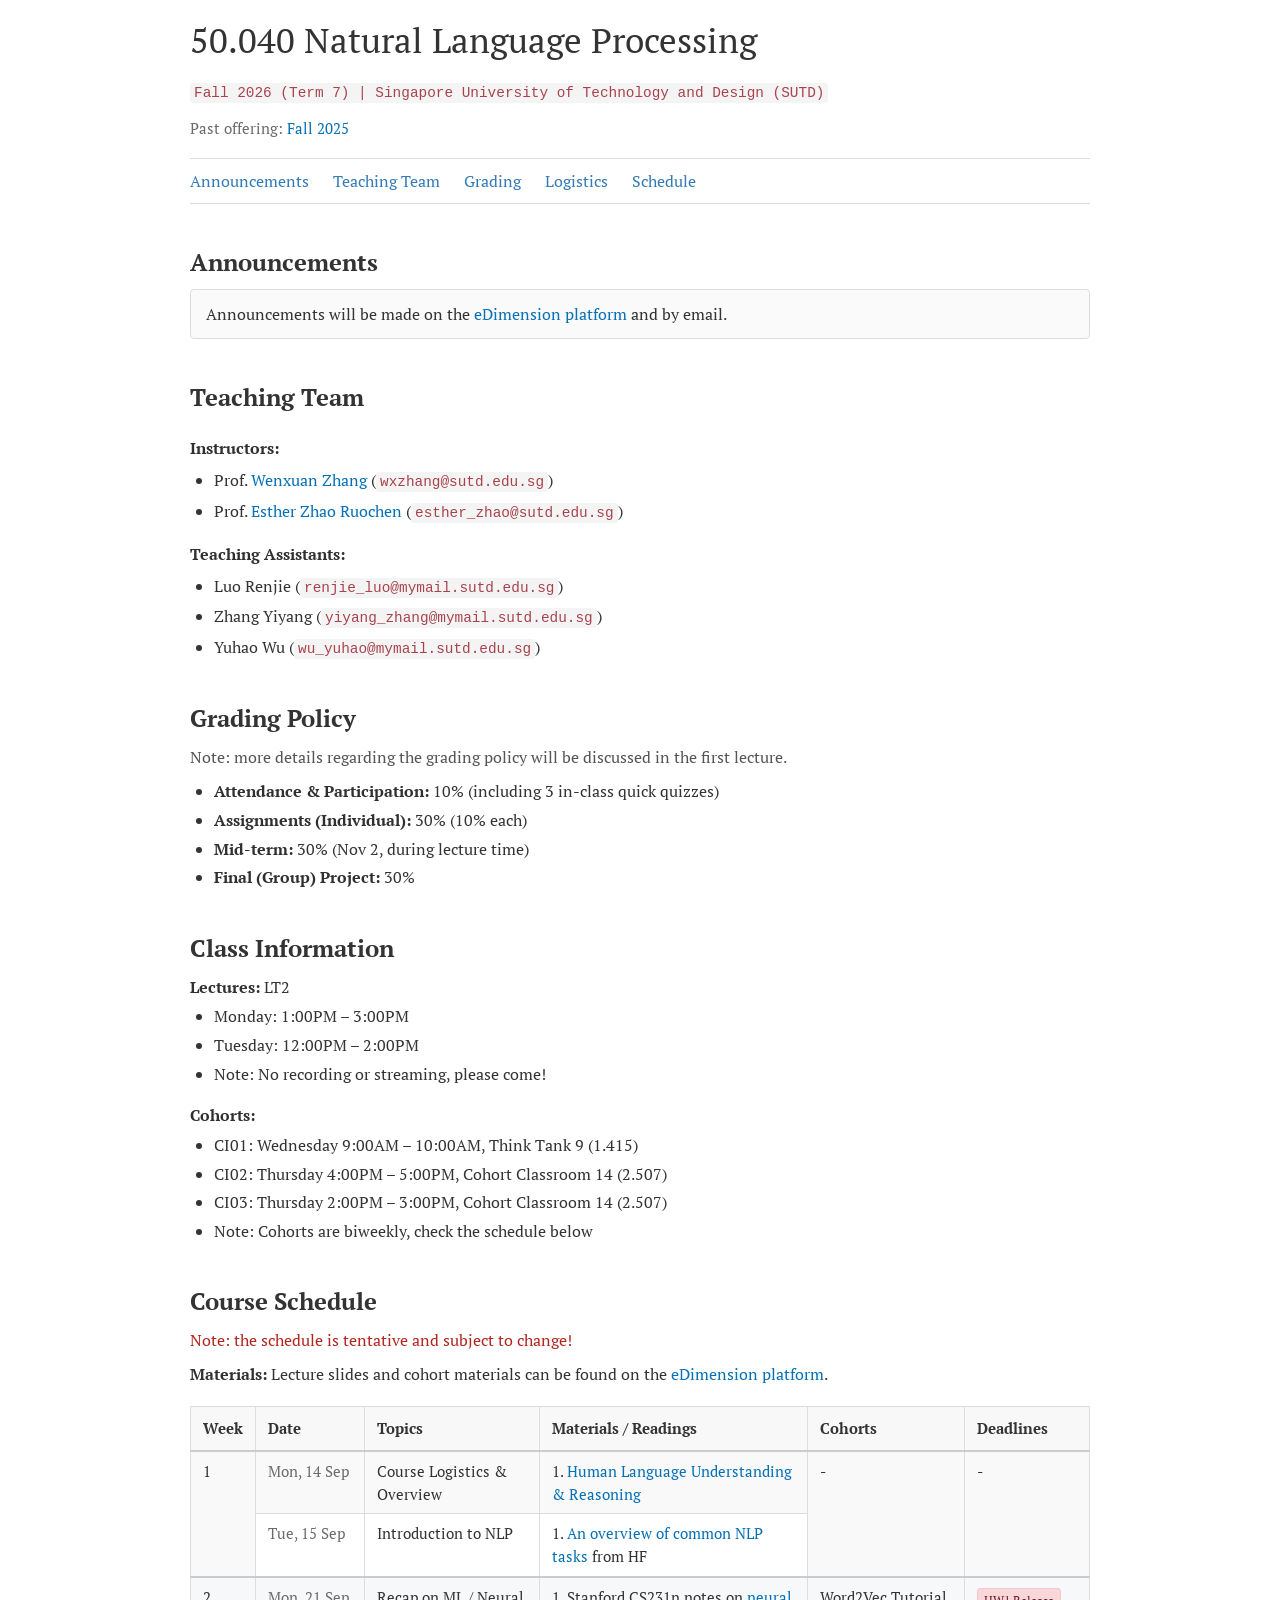
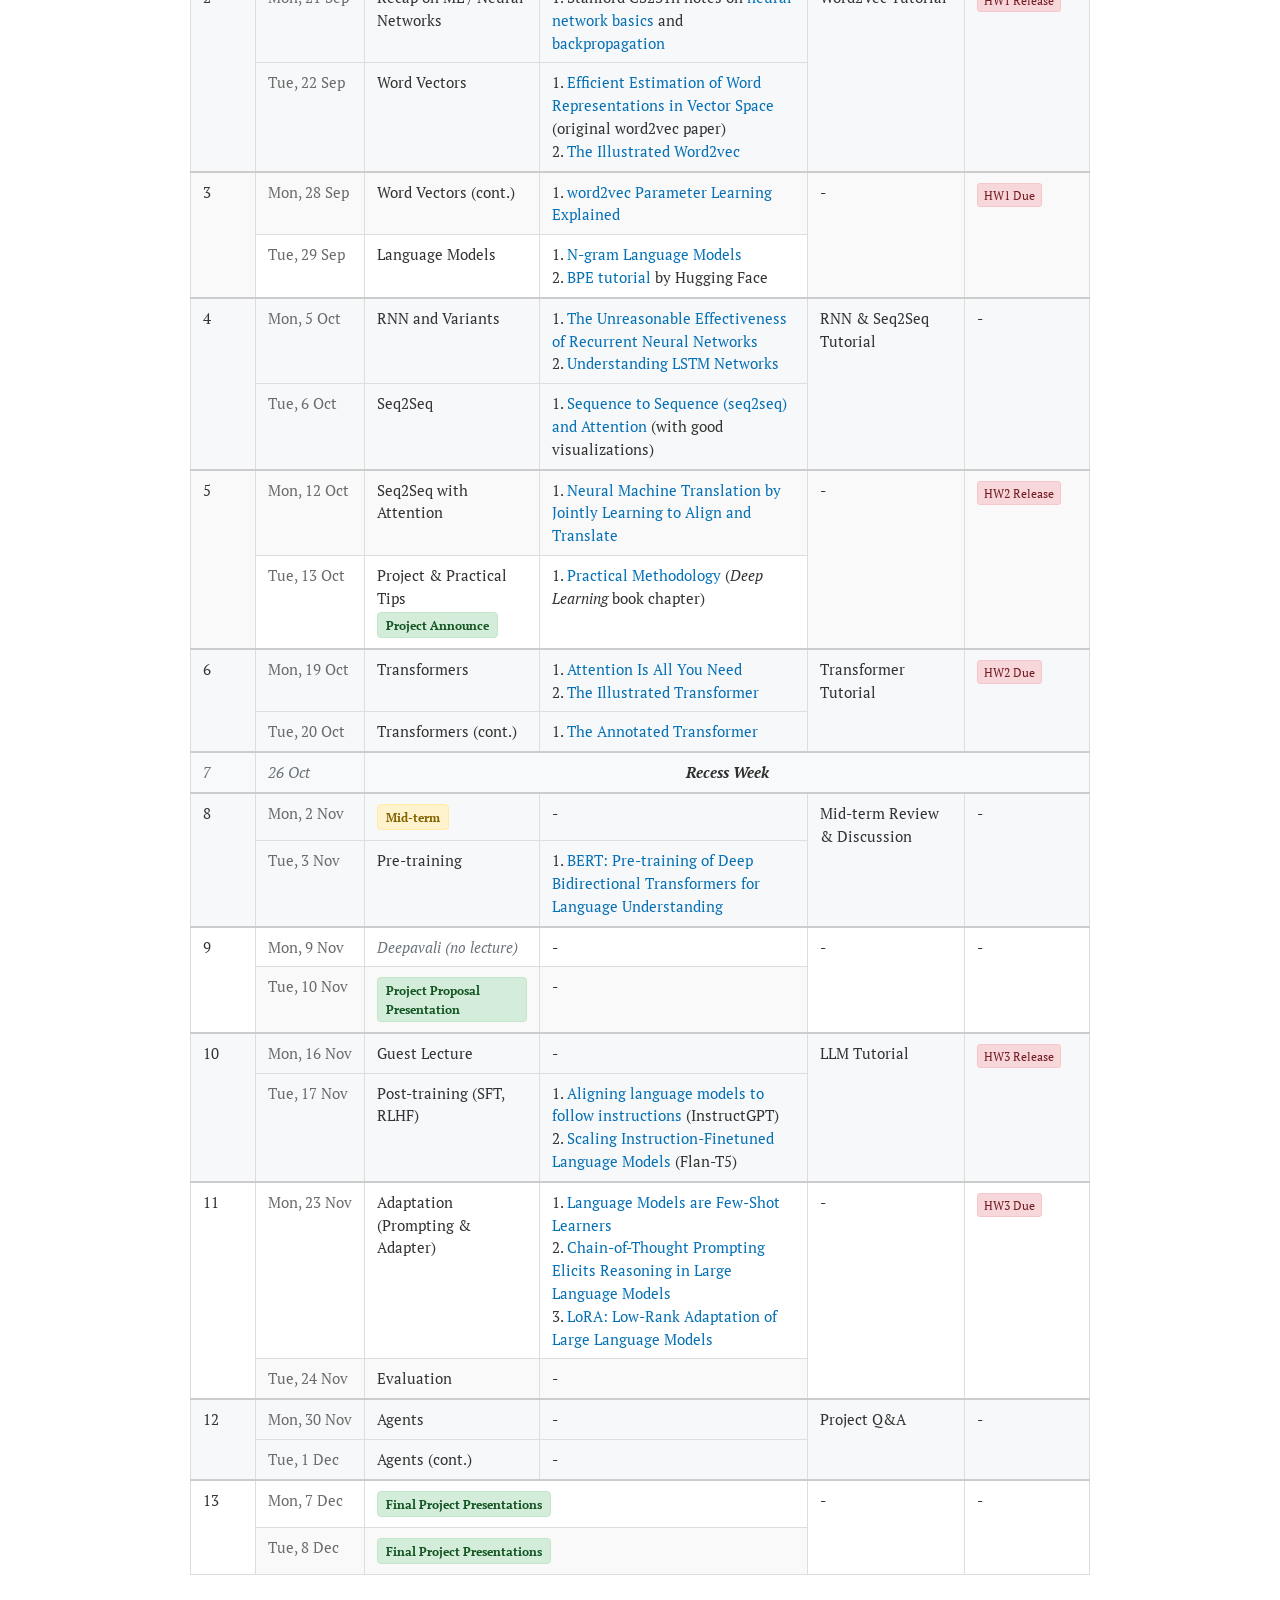
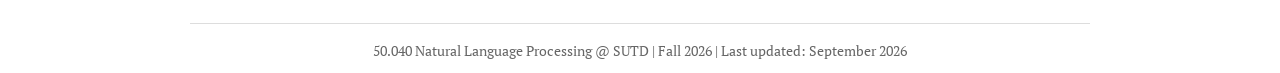
<file: courses/50040-nlp.html>
<!DOCTYPE html>
<html lang="en">

<!-- 
The design of this website is based on https://nlp.stanford.edu/~johnhew/ and modified by Wenxuan Zhang (isakzhang AT gmail).
Course website adapted from Wenxuan Zhang's homepage design.
Past offerings are archived as separate pages (e.g. 50040-nlp-2025fall.html); this file always
holds the current offering so that the link 50040-nlp.html stays stable.
-->

<head>
  <meta charset="UTF-8">
  <meta name="viewport" content="width=device-width, initial-scale=1.0">

  <title>50.040 Natural Language Processing</title>
  <meta name="author" content="Wenxuan Zhang">
  <meta name="keywords" content="NLP, Natural Language Processing, SUTD, Course, Wenxuan Zhang">
  <meta name="robots" content="index,follow">
  <meta name="description" content="50.040 Natural Language Processing Course at SUTD">
  <link rel="stylesheet" href="../styles.css">
  <link href='https://fonts.googleapis.com/css?family=PT+Serif:400,700,400italic' rel='stylesheet' type='text/css'>
  <link rel="stylesheet" href="https://fonts.googleapis.com/icon?family=Material+Icons">

  <script async src="https://www.googletagmanager.com/gtag/js?id=UA-134238626-1"></script>
  <script src="https://ajax.googleapis.com/ajax/libs/jquery/3.6.0/jquery.min.js"></script>
  <script>
    window.dataLayer = window.dataLayer || [];
    function gtag(){dataLayer.push(arguments);}
    gtag('js', new Date());
    gtag('config', 'UA-134238626-1');
  </script>

  <style>
    /* Using similar CSS structure as the original homepage */
    body {
      font-family: 'PT Serif', serif;
      font-size: 16px;
      line-height: 1.5;
      color: #333;
      margin: 0;
      padding: 0;
      background: #fff;
    }

    .container {
      max-width: 900px;
      margin: 0 auto;
      padding: 20px;
    }

    .content {
      padding: 0;
    }

    .home {
      margin: 0;
    }

    .mini-intro {
      margin-bottom: 2em;
    }

    .avatar {
      width: 150px;
      height: 150px;
      border-radius: 50%;
      float: left;
      margin: 0 20px 20px 0;
    }

    h1 {
      font-size: 2.2em;
      font-weight: normal;
      margin: 0.5em 0;
      color: #333;
    }

    h2 {
      font-size: 1.5em;
      margin: 1em 0 0.5em 0;
      color: #333;
    }

    h3 {
      font-size: 1.2em;
      margin: 1.5em 0 0.5em 0;
      color: #333;
    }

    code.language-plaintext {
      background-color: #f4f4f4;
      padding: 2px 4px;
      font-size: 0.9em;
      border-radius: 3px;
    }

    a {
      color: #337ab7;
      text-decoration: none;
    }

    a:hover {
      text-decoration: underline;
    }

    /* Navigation menu */
    #menu {
      margin: 20px 0;
      border-top: 1px solid #ddd;
      border-bottom: 1px solid #ddd;
      padding: 10px 0;
    }

    #menu div {
      display: inline-block;
      margin-right: 20px;
    }

    #menu div a {
      color: #337ab7;
      font-weight: normal;
    }

    #menu div.now a {
      font-weight: bold;
      color: #000;
    }

    /* Schedule table styling */
    .schedule-table {
      width: 100%;
      border-collapse: collapse;
      margin: 20px 0;
      font-size: 0.95em;
    }

    .schedule-table th {
      background-color: #f8f8f8;
      border: 1px solid #ddd;
      padding: 10px 12px;
      text-align: left;
      font-weight: bold;
    }

    .schedule-table td {
      border: 1px solid #ddd;
      padding: 8px 12px;
      vertical-align: top;
    }

    /* Each week spans two rows (Mon / Tue). Shading alternates by week rather than by
       row so that the two lectures of one week always read as one block. */
    .schedule-table tr.wk-alt td {
      background-color: #f9f9f9;
    }

    .schedule-table tr.week-start td {
      border-top: 2px solid #ccc;
    }

    .day {
      color: #6b6b6b;
      white-space: nowrap;
    }

    /* Special row highlighting */
    .recess-row td {
      background-color: #f8f9fa !important;
      font-style: italic;
      color: #6c757d;
    }

    .holiday {
      color: #6c757d;
      font-style: italic;
    }

    /* Tags for special events */
    .quiz-tag, .project-tag {
      display: inline-block;
      padding: 3px 8px;
      border-radius: 4px;
      font-size: 0.8em;
      font-weight: bold;
      margin: 2px 0;
    }

    .quiz-tag {
      background-color: #fff3cd;
      color: #856404;
      border: 1px solid #ffeaa7;
    }

    .project-tag {
      background-color: #d4edda;
      color: #155724;
      border: 1px solid #c3e6cb;
    }

    /* Tags for deadlines */
    .deadline {
      display: inline-block;
      white-space: nowrap;
      padding: 2px 6px;
      border-radius: 3px;
      font-size: 0.8em;
      margin: 2px 0;
      background-color: #f8d7da;
      color: #721c24;
      border: 1px solid #f5c6cb;
    }

    ul {
      padding-left: 1.5em;
    }

    li {
      margin-bottom: 0.5em;
    }

    /* Pointer to past offerings */
    .past-offering {
      margin: 0.8em 0 0 0;
      font-size: 0.95em;
      color: #6b6b6b;
    }

    /* Footer */
    #footer {
      margin-top: 3em;
      border-top: 1px solid #ddd;
      padding-top: 1em;
    }

    #footer p {
      text-align: center;
      color: #666;
      font-size: 0.9em;
    }

    /* Teaching team section */
    .teaching-team {
      margin: 1.5em 0;
    }

    .teaching-team ul {
      margin-top: 0.5em;
    }

    /* Responsive design */
    @media (max-width: 768px) {
      .avatar {
        float: none;
        display: block;
        margin: 0 auto 20px auto;
      }
      
      .schedule-table {
        font-size: 0.85em;
      }
      
      .schedule-table th,
      .schedule-table td {
        padding: 8px 6px;
      }

      #menu div {
        margin-right: 15px;
      }
    }

    /* ---- Vertical rhythm -------------------------------------------------
       The site-wide styles.css sets `ul { margin-bottom: .1rem }` and gives
       bare text nodes no spacing at all, so on this page some blocks collided
       (a "Note:" line sitting on top of its list) while others drifted apart.
       These rules run last and give every block the same rhythm; content is
       written as <p> + <ul> pairs so they actually apply. */
    h2 {
      margin: 1.8em 0 0.5em;
    }

    p {
      margin: 0 0 0.8em;
    }

    ul {
      margin: 0.35em 0 1.1em;
    }

    li {
      margin-bottom: 0.3em;
    }

    li:last-child {
      margin-bottom: 0;
    }

    /* the line that introduces a list, e.g. "Instructors:" */
    .label {
      margin-bottom: 0;
    }

    .section-note {
      margin-bottom: 0.6em;
      color: #555;
    }

    .section-note.warn {
      color: #b3261e;
    }

    .mini-intro {
      margin-bottom: 0;
      padding-bottom: 0;
      max-width: 100%;
    }

    #menu {
      margin: 18px 0 0;
    }

    /* Announcements box */
    .announce-box {
      margin: 0;
      max-height: 300px;
      overflow-y: auto;
      border: 1px solid #ddd;
      padding: 12px 15px;
      background: #fafafa;
      border-radius: 4px;
    }

    .announce-box p:last-child {
      margin-bottom: 0;
    }

    /* styles.css stripes odd table rows; this schedule shades by week instead,
       so reset the stripe first and let the .wk-alt rule above take over. */
    .schedule-table tbody td {
      background-color: #fff;
    }

    .schedule-table tr.wk-alt td {
      background-color: #f7f8f9;
    }

    /* The schedule needs ~700px to stay readable; on a narrow screen let the table
       scroll inside its own box instead of pushing the whole page sideways. */
    .table-wrap {
      overflow-x: auto;
      -webkit-overflow-scrolling: touch;
      margin: 20px 0;
    }

    .table-wrap .schedule-table {
      margin: 0;
      min-width: 680px;
    }

    /* long e-mail / term strings must not widen the page */
    code.language-plaintext {
      overflow-wrap: anywhere;
    }

    @media (max-width: 768px) {
      .container {
        padding: 16px;
      }
    }
  </style>
</head>

<body>
  <div class="container content"> 
  <main>
  <div class="home">

  <div class="mini-intro">

  <h1 id="course-title">50.040 Natural Language Processing</h1>
  
  <code class="language-plaintext highlighter-rouge">Fall 2026 (Term 7) | Singapore University of Technology and Design (SUTD)</code>

  <p class="past-offering">Past offering: <a href="50040-nlp-2025fall.html">Fall 2025</a></p>
  
  <!--Navigation bar-->
  <div id="menu">
    <div>
      <a href="#news">Announcements</a>
    </div>
    <div>
      <a href="#teaching-team">Teaching Team</a>
    </div>
    <div>
      <a href="#grading">Grading</a>
    </div>
    <div>
      <a href="#logistics">Logistics</a>
    </div>
    <div>
      <a href="#schedule">Schedule</a>
    </div>
  </div>
  <!--end of Navigation bar-->
  </div>

  <h2 id="news">Announcements</h2>
  <div class="announce-box">
    <p>Announcements will be made on the <a href="https://edimension.sutd.edu.sg/">eDimension platform</a> and by email.</p>
  </div>

  <h2 id="teaching-team">Teaching Team</h2>
  <div class="teaching-team">
    <p class="label"><strong>Instructors:</strong></p>
    <ul>
      <li>Prof. <a href="https://isakzhang.github.io/">Wenxuan Zhang</a> (<code class="language-plaintext highlighter-rouge">wxzhang@sutd.edu.sg</code>)</li>
      <li>Prof. <a href="https://www.sutd.edu.sg/profile/esther-zhao-ruochen">Esther Zhao Ruochen</a> (<code class="language-plaintext highlighter-rouge">esther_zhao@sutd.edu.sg</code>)</li>
    </ul>

    <p class="label"><strong>Teaching Assistants:</strong></p>
    <ul>
      <li>Luo Renjie (<code class="language-plaintext highlighter-rouge">renjie_luo@mymail.sutd.edu.sg</code>)</li>
      <li>Zhang Yiyang (<code class="language-plaintext highlighter-rouge">yiyang_zhang@mymail.sutd.edu.sg</code>)</li>
      <li>Yuhao Wu (<code class="language-plaintext highlighter-rouge">wu_yuhao@mymail.sutd.edu.sg</code>)</li>
    </ul>
  </div>

  <h2 id="grading">Grading Policy</h2>
  <p class="section-note">Note: more details regarding the grading policy will be discussed in the first lecture.</p>
  <ul>
    <li><strong>Attendance &amp; Participation:</strong> 10% (including 3 in-class quick quizzes)</li>
    <li><strong>Assignments (Individual):</strong> 30% (10% each) </li>
    <li><strong>Mid-term:</strong> 30% (Nov 2, during lecture time) </li>
    <li><strong>Final (Group) Project:</strong> 30% </li>
  </ul>

  <h2 id="logistics">Class Information</h2>
  <p class="label"><strong>Lectures:</strong> LT2</p>
  <ul>
    <li>Monday: 1:00PM – 3:00PM</li>
    <li>Tuesday: 12:00PM – 2:00PM</li>
    <li>Note: No recording or streaming, please come!</li>
  </ul>

  <p class="label"><strong>Cohorts:</strong></p>
  <ul>
    <li>CI01: Wednesday 9:00AM – 10:00AM, Think Tank 9 (1.415)</li>
    <li>CI02: Thursday 4:00PM – 5:00PM, Cohort Classroom 14 (2.507)</li>
    <li>CI03: Thursday 2:00PM – 3:00PM, Cohort Classroom 14 (2.507)</li>
    <li>Note: Cohorts are biweekly, check the schedule below</li>
  </ul>

  <h2 id="schedule">Course Schedule</h2>
  <p class="section-note warn">Note: the schedule is tentative and subject to change!</p>
  <p><strong>Materials:</strong> Lecture slides and cohort materials can be found on the <a href="https://edimension.sutd.edu.sg/">eDimension platform</a>.</p>
  <div class="table-wrap">
  <table class="schedule-table">
    <colgroup>
      <col style="width: 6%;">   <!-- Week -->
      <col style="width: 11%;">  <!-- Date -->
      <col style="width: 20%;">  <!-- Topics -->
      <col style="width: 31%;">  <!-- Materials / Readings -->
      <col style="width: 18%;">  <!-- Cohorts -->
      <col style="width: 14%;">  <!-- Deadlines -->
    </colgroup>
    <thead>
      <tr>
        <th>Week</th>
        <th>Date</th>
        <th>Topics</th>
        <th>Materials / Readings</th>
        <th>Cohorts</th>
        <th>Deadlines</th>
      </tr>
    </thead>
    <tbody>
      <!-- Week 1 -->
      <tr class="week-start">
        <td rowspan="2">1</td>
        <td class="day">Mon, 14 Sep</td>
        <td>Course Logistics &amp; Overview</td>
        <td>
          1. <a href="https://www.amacad.org/publication/daedalus/human-language-understanding-reasoning">Human Language Understanding &amp; Reasoning</a>
        </td>
        <td rowspan="2">-</td>
        <td rowspan="2">-</td>
      </tr>
      <tr>
        <td class="day">Tue, 15 Sep</td>
        <td>Introduction to NLP</td>
        <td>
          1. <a href="https://huggingface.co/tasks">An overview of common NLP tasks</a> from HF
        </td>
      </tr>

      <!-- Week 2 -->
      <tr class="week-start wk-alt">
        <td rowspan="2">2</td>
        <td class="day">Mon, 21 Sep</td>
        <td>Recap on ML / Neural Networks</td>
        <td>
          1. Stanford CS231n notes on <a href="http://cs231n.github.io/neural-networks-1/">neural network basics</a> and <a href="http://cs231n.github.io/optimization-2/">backpropagation</a>
        </td>
        <td rowspan="2">Word2Vec Tutorial</td>
        <td rowspan="2"><span class="deadline">HW1 Release</span></td>
      </tr>
      <tr class="wk-alt">
        <td class="day">Tue, 22 Sep</td>
        <td>Word Vectors</td>
        <td>
          1. <a href="http://arxiv.org/pdf/1301.3781.pdf">Efficient Estimation of Word Representations in Vector Space</a> (original word2vec paper)<br>
          2. <a href="https://jalammar.github.io/illustrated-word2vec/">The Illustrated Word2vec</a>
        </td>
      </tr>

      <!-- Week 3 -->
      <tr class="week-start">
        <td rowspan="2">3</td>
        <td class="day">Mon, 28 Sep</td>
        <td>Word Vectors (cont.)</td>
        <td>
          1. <a href="https://arxiv.org/abs/1411.2738">word2vec Parameter Learning Explained</a>
        </td>
        <td rowspan="2">-</td>
        <td rowspan="2"><span class="deadline">HW1 Due</span></td>
      </tr>
      <tr>
        <td class="day">Tue, 29 Sep</td>
        <td>Language Models</td>
        <td>
          1. <a href="https://web.stanford.edu/~jurafsky/slp3/3.pdf">N-gram Language Models</a><br>
          2. <a href="https://huggingface.co/learn/llm-course/chapter6/5">BPE tutorial</a> by Hugging Face
        </td>
      </tr>

      <!-- Week 4 -->
      <tr class="week-start wk-alt">
        <td rowspan="2">4</td>
        <td class="day">Mon, 5 Oct</td>
        <td>RNN and Variants</td>
        <td>
          1. <a href="http://karpathy.github.io/2015/05/21/rnn-effectiveness/">The Unreasonable Effectiveness of Recurrent Neural Networks</a><br>
          2. <a href="https://colah.github.io/posts/2015-08-Understanding-LSTMs/">Understanding LSTM Networks</a>
        </td>
        <td rowspan="2">RNN &amp; Seq2Seq Tutorial</td>
        <td rowspan="2">-</td>
      </tr>
      <tr class="wk-alt">
        <td class="day">Tue, 6 Oct</td>
        <td>Seq2Seq</td>
        <td>
          1. <a href="https://lena-voita.github.io/nlp_course/seq2seq_and_attention.html">Sequence to Sequence (seq2seq) and Attention</a> (with good visualizations)
        </td>
      </tr>

      <!-- Week 5 -->
      <tr class="week-start">
        <td rowspan="2">5</td>
        <td class="day">Mon, 12 Oct</td>
        <td>Seq2Seq with Attention</td>
        <td>
          1. <a href="https://arxiv.org/abs/1409.0473">Neural Machine Translation by Jointly Learning to Align and Translate</a>
        </td>
        <td rowspan="2">-</td>
        <td rowspan="2"><span class="deadline">HW2 Release</span></td>
      </tr>
      <tr>
        <td class="day">Tue, 13 Oct</td>
        <td>Project &amp; Practical Tips<br><span class="project-tag">Project Announce</span></td>
        <td>
          1. <a href="https://www.deeplearningbook.org/contents/guidelines.html">Practical Methodology</a> (<i>Deep Learning</i> book chapter)
        </td>
      </tr>

      <!-- Week 6 -->
      <tr class="week-start wk-alt">
        <td rowspan="2">6</td>
        <td class="day">Mon, 19 Oct</td>
        <td>Transformers</td>
        <td>
          1. <a href="https://arxiv.org/abs/1706.03762.pdf">Attention Is All You Need</a><br>
          2. <a href="https://jalammar.github.io/illustrated-transformer/">The Illustrated Transformer</a>
        </td>
        <td rowspan="2">Transformer Tutorial</td>
        <td rowspan="2"><span class="deadline">HW2 Due</span></td>
      </tr>
      <tr class="wk-alt">
        <td class="day">Tue, 20 Oct</td>
        <td>Transformers (cont.)</td>
        <td>
          1. <a href="https://nlp.seas.harvard.edu/2018/04/03/attention.html">The Annotated Transformer</a>
        </td>
      </tr>

      <!-- Week 7 -->
      <tr class="week-start recess-row">
        <td>7</td>
        <td class="day">26 Oct</td>
        <td colspan="4" style="text-align: center;"><strong>Recess Week</strong></td>
      </tr>

      <!-- Week 8 -->
      <tr class="week-start wk-alt">
        <td rowspan="2">8</td>
        <td class="day">Mon, 2 Nov</td>
        <td><span class="quiz-tag">Mid-term</span></td>
        <td>-</td>
        <td rowspan="2">Mid-term Review &amp; Discussion</td>
        <td rowspan="2">-</td>
      </tr>
      <tr class="wk-alt">
        <td class="day">Tue, 3 Nov</td>
        <td>Pre-training</td>
        <td>
          1. <a href="https://arxiv.org/pdf/1810.04805.pdf">BERT: Pre-training of Deep Bidirectional Transformers for Language Understanding</a>
        </td>
      </tr>

      <!-- Week 9 -->
      <tr class="week-start">
        <td rowspan="2">9</td>
        <td class="day">Mon, 9 Nov</td>
        <td class="holiday">Deepavali (no lecture)</td>
        <td>-</td>
        <td rowspan="2">-</td>
        <td rowspan="2">-</td>
      </tr>
      <tr>
        <td class="day">Tue, 10 Nov</td>
        <td><span class="project-tag">Project Proposal Presentation</span></td>
        <td>-</td>
      </tr>

      <!-- Week 10 -->
      <tr class="week-start wk-alt">
        <td rowspan="2">10</td>
        <td class="day">Mon, 16 Nov</td>
        <td>Guest Lecture</td>
        <td>-</td>
        <td rowspan="2">LLM Tutorial</td>
        <td rowspan="2"><span class="deadline">HW3 Release</span></td>
      </tr>
      <tr class="wk-alt">
        <td class="day">Tue, 17 Nov</td>
        <td>Post-training (SFT, RLHF)</td>
        <td>
          1. <a href="https://openai.com/research/instruction-following">Aligning language models to follow instructions</a> (InstructGPT)<br>
          2. <a href="https://arxiv.org/abs/2210.11416">Scaling Instruction-Finetuned Language Models</a> (Flan-T5)
        </td>
      </tr>

      <!-- Week 11 -->
      <tr class="week-start">
        <td rowspan="2">11</td>
        <td class="day">Mon, 23 Nov</td>
        <td>Adaptation (Prompting &amp; Adapter)</td>
        <td>
          1. <a href="https://arxiv.org/abs/2005.14165">Language Models are Few-Shot Learners</a><br>
          2. <a href="https://arxiv.org/abs/2201.11903">Chain-of-Thought Prompting Elicits Reasoning in Large Language Models</a><br>
          3. <a href="https://arxiv.org/abs/2106.09685">LoRA: Low-Rank Adaptation of Large Language Models</a>
        </td>
        <td rowspan="2">-</td>
        <td rowspan="2"><span class="deadline">HW3 Due</span></td>
      </tr>
      <tr>
        <td class="day">Tue, 24 Nov</td>
        <td>Evaluation</td>
        <td>-</td>
      </tr>

      <!-- Week 12 -->
      <tr class="week-start wk-alt">
        <td rowspan="2">12</td>
        <td class="day">Mon, 30 Nov</td>
        <td>Agents</td>
        <td>-</td>
        <td rowspan="2">Project Q&amp;A</td>
        <td rowspan="2">-</td>
      </tr>
      <tr class="wk-alt">
        <td class="day">Tue, 1 Dec</td>
        <td>Agents (cont.)</td>
        <td>-</td>
      </tr>

      <!-- Week 13 -->
      <tr class="week-start">
        <td rowspan="2">13</td>
        <td class="day">Mon, 7 Dec</td>
        <td colspan="2"><span class="project-tag">Final Project Presentations</span></td>
        <td rowspan="2">-</td>
        <td rowspan="2">-</td>
      </tr>
      <tr>
        <td class="day">Tue, 8 Dec</td>
        <td colspan="2"><span class="project-tag">Final Project Presentations</span></td>
      </tr>
    </tbody>
  </table>
  </div>

</div>

<div id='footer'>
  <p>50.040 Natural Language Processing @ SUTD | Fall 2026 | Last updated: September 2026</p>
</div>

</main>
</div>

</body>

</html>
</file>
<file: styles.css>
/* =========================================================================
   Wenxuan Zhang — site stylesheet

   Layout:
     1. Base       reset, typography, element defaults
     2. Chrome     top nav, page headings, footer
     3. Components hero, callouts, publications, group, lists

   The course pages under courses/ are self-contained: they carry their own
   layout in a <style> block and only borrow the base typography from here.

   The page HTML carries no inline styles: to change wording edit the .html
   files, to change appearance edit this file.
   ========================================================================= */


/* =========================================================================
   1. Base
   ========================================================================= */

* {
    -webkit-box-sizing: border-box;
    -moz-box-sizing: border-box;
    box-sizing: border-box
}

html,
body {
    margin: 0;
    padding: 0
}

html {
    font-family: "PT Serif", serif;
    font-size: 16px;
    line-height: 1.5;
    /* Keeps anchor jumps (e.g. the Research agenda links) clear of the sticky nav,
       which would otherwise sit right on top of the heading you jumped to. Set on the
       scroll container rather than :target, because :target styles are not reliably
       applied before the browser computes the scroll position. */
    scroll-padding-top: 4rem
}

@media (min-width: 54rem) {
    html {
        font-size: 17px !important
    }
}

body {
    color: #515151;
    background-color: #fff;
    -webkit-text-size-adjust: 100%;
    -ms-text-size-adjust: 100%
}

body a {
    color: #0670b5;
    text-decoration: none
}

body a:visited {
    color: #0670b5
}

body a:hover,
body a:focus {
    text-decoration: underline;
    color: #0670b5
}

body a:active {
    color: #05568a
}

body a strong {
    color: inherit
}

img {
    display: block;
    max-width: 100%;
    margin: 0 0 1rem;
    border-radius: 5px
}

h1,
h2,
h3,
h4,
h5,
h6 {
    margin-bottom: .5rem;
    font-weight: 600;
    line-height: 1.25;
    color: #313131;
    text-rendering: optimizeLegibility
}

h1 {
    font-size: 1.5rem
}

@media (min-width: 30rem) {
    h1 {
        font-size: 2rem
    }
}

h2 {
    margin-top: 1rem;
    font-size: 1.25rem
}

@media (min-width: 30rem) {
    h2 {
        font-size: 1.5rem
    }
}

h3 {
    margin-top: 1.5rem;
    font-size: 1.15rem
}

@media (min-width: 30rem) {
    h3 {
        font-size: 1.25rem
    }
}

h4,
h5,
h6 {
    margin-top: 1rem;
    font-size: 1rem
}

p {
    margin-top: 0;
    margin-bottom: 1rem
}

strong {
    color: #303030
}

ul,
ol,
dl {
    margin-top: 0;
    margin-bottom: .1rem
}

dt {
    font-weight: bold
}

dd {
    margin-bottom: .5rem
}

hr {
    position: relative;
    margin: 1.5rem 0;
    border: 0;
    border-top: 1px solid #eee;
    border-bottom: 1px solid #fff
}

blockquote {
    padding: .5rem 1rem;
    margin: .8rem 0;
    color: #7a7a7a;
    border-left: .25rem solid #e5e5e5
}

blockquote p:last-child {
    margin-bottom: 0
}

@media (min-width: 30em) {
    blockquote {
        padding-right: 5rem;
        padding-left: 1.25rem
    }
}

table {
    margin-bottom: 1rem;
    width: 100%;
    font-size: 85%;
    border: 1px solid #e5e5e5;
    border-collapse: collapse
}

td,
th {
    padding: .25rem .5rem;
    border: 1px solid #e5e5e5
}

th {
    text-align: left
}

tbody tr:nth-child(odd) td,
tbody tr:nth-child(odd) th {
    background-color: #f9f9f9
}

code,
pre {
    font-family: Menlo, Monaco, "Courier New", monospace
}

code {
    padding: .25em .5em;
    font-size: 85%;
    color: #a8434d;
    background-color: #f9f9f9;
    border-radius: 3px
}

pre {
    margin-top: 0;
    margin-bottom: 1rem
}

pre code {
    padding: 0;
    font-size: 100%;
    color: inherit;
    background-color: transparent
}

.container {
    max-width: 53rem;
    padding-left: 1.5rem;
    padding-right: 1.5rem;
    margin-top: 1.75rem;
    margin-left: auto;
    margin-right: auto
}


/* =========================================================================
   2. Chrome — nav, page headings, footer
   ========================================================================= */

/* ---- Top navigation bar. Identical markup on every page; only the
        .active <li> moves. ---- */
.site-nav {
    position: sticky;
    top: 0;
    z-index: 50;
    background: #fff;
    border-bottom: 1px solid #e5e5e5
}

.site-nav-inner {
    max-width: 53rem;
    margin: 0 auto;
    padding: 0 1.5rem;
    display: flex;
    align-items: baseline;
    justify-content: space-between;
    gap: .5rem 1.5rem;
    flex-wrap: wrap
}

.site-nav-brand {
    padding: .7rem 0;
    font-size: 1.05rem;
    font-weight: 700;
    white-space: nowrap;
    color: #313131 !important
}

.site-nav-brand:hover {
    text-decoration: none;
    color: #0670b5 !important
}

.site-nav-links {
    display: flex;
    flex-wrap: wrap;
    align-items: baseline;
    gap: 0 1.15rem;
    list-style: none;
    margin: 0;
    padding: 0
}

.site-nav-links a {
    display: block;
    padding: .7rem 0;
    font-size: .95rem;
    color: #515151;
    border-bottom: 2px solid transparent
}

.site-nav-links a:hover {
    color: #0670b5;
    text-decoration: none
}

.site-nav-links .active a {
    color: #c03d44;
    border-bottom-color: #c03d44
}

@media (max-width: 40rem) {
    /* The links wrap to two rows on a phone, so a sticky bar would sit on ~25% of the
       viewport for the whole scroll. Let it scroll away instead. */
    .site-nav {
        position: static
    }

    /* nothing overlaps once the bar scrolls away */
    html {
        scroll-padding-top: 0
    }

    .site-nav-inner {
        padding: 0 1rem
    }

    .site-nav-brand {
        padding: .5rem 0 0;
        font-size: .95rem
    }

    .site-nav-links {
        gap: 0 .9rem
    }

    .site-nav-links a {
        padding: .3rem 0 .45rem;
        font-size: .85rem
    }
}

/* ---- Heading block at the top of every page except About ---- */
.page-head {
    margin-bottom: 1.75rem;
    padding-bottom: .8rem;
    border-bottom: 1px solid #e5e5e5
}

.page-head h1 {
    margin: 0 0 .3rem;
    font-size: 1.75rem
}

.page-head .page-sub {
    margin: 0;
    color: #6b6b6b;
    font-size: .95rem
}

/* "last updated" line — plain text, coloured so it reads as current */
.update-stamp {
    margin: .45rem 0 0;
    font-size: 1rem;
    font-weight: 600;
    color: #c03d44
}

/* ---- Section heading used inside pages ---- */
.section-title {
    margin: 2.25rem 0 .9rem;
    padding-bottom: .35rem;
    font-size: 1.25rem;
    font-weight: 600;
    color: #313131;
    border-bottom: 1px solid #ececec
}

/* "last updated" stamp — on Openings the date is the whole point, so it sits right
   after the heading instead of in the footer, in the site red (.site-nav .active)
   rather than the quieter .member-award beige. */
.updated-stamp {
    margin-left: .6rem;
    padding: .1rem .5rem;
    font-size: .95rem;
    font-weight: 500;
    white-space: nowrap;
    color: #c03d44;
    background: #fdf3f3;
    border: 1px solid #f2cfd1;
    border-radius: 3px
}

/* ---- Footer ---- */
.site-footer {
    margin: 3rem 0 2rem;
    padding-top: 1rem;
    border-top: 1px solid #ececec;
    text-align: center;
    font-size: .85rem;
    color: #767676
}


/* =========================================================================
   3. Components
   ========================================================================= */

/* ---- Shared text utilities, so page files stay free of inline styles ---- */

/* Chinese runs (张雯轩, 小红书, 阿里星). Pair with lang="zh-Hans" on the element so
   screen readers switch pronunciation instead of reading it as English.
   STFangsong is macOS-only; the rest of the stack covers Windows/Android/Linux. */
.zh {
    font-family: "STFangsong", "FangSong", "STSong", "Songti SC", "Noto Serif CJK SC", serif
}

/* secondary/explanatory line under a heading or list */
.note {
    font-size: .95rem;
    color: #6b6b6b
}

/* bold label introducing a sub-group inside a section */
.subhead {
    margin: 1.5rem 0 .4rem;
    font-weight: 600;
    color: #303030
}

/* a subhead directly under a section heading needs no extra top gap */
.section-title+.subhead {
    margin-top: .25rem
}

/* placeholder text for a section with no entries yet */
.muted {
    color: #767676;
    font-style: italic
}

/* plain bulleted list with comfortable spacing */
.plain-list {
    padding-left: 1.2rem
}

.plain-list li {
    margin-bottom: .4rem
}

/* date / term qualifier inside a list item */
/* term label on a course line — same chip as .pub-venue so courses, venues and
   terms all read as the same kind of trailing metadata across the site */
.term {
    display: inline-block;
    margin-left: .4rem;
    padding: .05rem .45rem;
    font-size: .8rem;
    color: #31607f;
    background: #eaf1f5;
    border-radius: 3px;
    white-space: nowrap
}

/* the term being taught right now — same warm accent as .member-award, which is the
   site's "this is the notable one" colour. Remember to demote it once the term ends. */
.term-current {
    color: #8a6a24;
    background: #fdf8ec;
    border: 1px solid #efe1c2;
    padding: .05rem .4rem;
    font-weight: 600
}

.term-current::before {
    content: "● ";
    font-size: .6em;
    vertical-align: .2em;
    color: #c99a3a
}

.course-term {
    color: #6b6b6b;
    font-size: .92rem
}

/* ---- Callout: recruiting notices and other highlights ----
   Warm gold rather than the site red on purpose. Red is reserved for UI state (the
   .active nav item, the "last updated" stamps) and reads as a warning; a hiring notice
   is good news, so it borrows the same warm family as .member-award and .term-current. */
.callout {
    margin: 1.5rem 0;
    padding: .85rem 1.1rem;
    background: #fdf8ec;
    border-left: 3px solid #c99a3a;
    border-radius: 0 4px 4px 0;
    font-size: .97rem;
    line-height: 1.55
}

/* quieter blue variant for informational notes */
.callout-note {
    background: #f2f7fa;
    border-left-color: #6da5cc
}

/* ---- Collapsible blocks: older news, past talks ---- */
details.more {
    margin: .6rem 0 0
}

details.more>summary {
    cursor: pointer;
    display: inline-block;
    font-size: .92rem;
    color: #0670b5;
    list-style: none
}

details.more>summary::-webkit-details-marker {
    display: none
}

details.more>summary::before {
    content: "▸ ";
    font-size: .8em
}

details.more[open]>summary::before {
    content: "▾ "
}

details.more>summary:hover {
    text-decoration: underline
}

/* ---- About: hero with photo, identity and contact ---- */
.hero {
    display: flex;
    align-items: flex-start;
    justify-content: space-between;
    gap: 2.5rem;
    margin: 0 0 1.5rem;
    padding-bottom: 1.35rem;
    border-bottom: 1px solid #e5e5e5
}

.hero-body {
    flex: 1 1 auto;
    min-width: 0
}

.hero-photo {
    flex: 0 0 auto;
    width: 230px;
    height: 230px;
    border-radius: 50%;
    object-fit: cover;
    margin: .35rem 0 0
}

.hero h1 {
    margin: 0 0 1rem;
    font-size: 2.05rem;
    line-height: 1.2;
    color: #313131
}

.hero-contact {
    margin: 0 0 1rem
}

.hero-affil {
    margin: 0;
    line-height: 1.6
}

/* small but visible break between consecutive affiliation blocks */
.hero-affil+.hero-affil {
    margin-top: .4rem
}

.hero-links {
    margin: 1.1rem 0 0;
    font-size: .95rem
}

/* keeps "X (Twitter)" and friends from splitting across a line break, which left
   the "|" separators stranded at the end of a row on narrow screens */
.hero-links a {
    white-space: nowrap
}

@media (max-width: 46rem) {
    .hero {
        gap: 1.75rem
    }

    .hero-photo {
        width: 175px;
        height: 175px
    }

    .hero h1 {
        font-size: 1.85rem
    }
}

@media (max-width: 34rem) {
    .hero {
        flex-direction: column-reverse;
        align-items: center;
        text-align: center;
        gap: .9rem;
        margin: 0 0 1.25rem;
        padding-bottom: 1.25rem
    }

    .hero-photo {
        width: 140px;
        height: 140px
    }

    /* keeps the name on one line at 375px */
    .hero h1 {
        font-size: 1.5rem;
        margin-bottom: .6rem
    }

    .hero-affil {
        font-size: .95rem
    }
}

/* ---- About: news list ---- */
.news-list {
    padding-left: 1.2rem
}

.news-list li {
    margin-bottom: .3rem
}

.news-date {
    color: #6b6b6b;
    font-variant-numeric: tabular-nums
}

/* ---- Research: opening lede ---- */
.lede {
    margin-bottom: 1.75rem
}

.lede p {
    margin-bottom: .8rem
}

.lede p:last-child {
    margin-bottom: 0
}

/* ---- Research: the three directions, one scannable line each ----
   This list is the whole page in 15 seconds. Keep every item to one line. -->  */
.agenda {
    margin: 0;
    padding: 0;
    list-style: none
}

.agenda li {
    margin: 0 0 .5rem
}

.agenda .agenda-name {
    font-weight: 700
}

.agenda .agenda-desc {
    color: #515151
}

/* ---- Research: topic clusters ---- */
.cluster {
    margin: 1.9rem 0;
    padding-left: 1.1rem;
    border-left: 3px solid #dfe9ef
}

.cluster h3 {
    margin: 0 0 .15rem;
    font-size: 1.15rem
}

.cluster .cluster-tagline {
    margin: 0 0 .7rem;
    font-size: .95rem;
    color: #6b6b6b
}

/* ---- Compact highlights: one line per paper ---- */
.hl-list {
    margin: 0;
    padding: 0;
    list-style: none
}

.hl {
    margin: 0 0 .4rem;
    line-height: 1.5
}

.hl-name {
    font-weight: 600;
    color: #0670b5
}

a.hl-name:hover {
    color: #0670b5;
    text-decoration: underline
}

.hl-desc {
    font-size: .95rem;
    color: #515151
}

.hl .pub-venue {
    margin: 0 0 0 .2rem;
    vertical-align: 1px
}

/* non-paper pointers at the foot of a cluster (overview talks, interviews) */
.cluster-more {
    margin: .7rem 0 0;
    font-size: .9rem;
    color: #6b6b6b
}

/* ---- Open resources strip: released artifacts, kept on one row so they read as
       evidence rather than as the research itself ---- */
.strip-label {
    margin: 1rem 0 0;
    font-size: .9rem;
    color: #6b6b6b
}

.strip-label + .resource-strip {
    margin-top: .45rem
}

.resource-strip {
    display: flex;
    flex-wrap: wrap;
    gap: .5rem;
    margin: 1rem 0 0;
    padding: 0;
    list-style: none
}

.resource-strip a {
    display: inline-block;
    padding: .28rem .7rem;
    font-size: .9rem;
    color: #31607f;
    background: #f2f7fa;
    border: 1px solid #dfe9ef;
    border-radius: 999px
}

.resource-strip a:hover {
    background: #e6eff5;
    border-color: #cbdce6;
    text-decoration: none
}

/* ---- Research: grant entries — two lines each, so they need more air between items
       than a one-line .plain-list ---- */
.funding-list li {
    margin-bottom: .8rem;
    line-height: 1.5
}

/* ---- Publication entries: used on Research and Publications ---- */
.pub-list {
    margin: 0;
    padding: 0;
    list-style: none
}

.pub {
    margin: 0 0 1.1rem
}

.pub-title {
    display: block;
    font-weight: 600;
    color: #0670b5
}

a.pub-title:hover {
    color: #0670b5;
    text-decoration: underline
}

.pub-authors {
    display: block;
    font-size: .95rem;
    line-height: 1.45
}

.pub-meta {
    display: block;
    margin-top: .1rem;
    font-size: .92rem;
    color: #6b6b6b
}

.pub-venue {
    display: inline-block;
    margin-right: .45rem;
    padding: .05rem .45rem;
    font-size: .8rem;
    color: #31607f;
    background: #eaf1f5;
    border-radius: 3px;
    white-space: nowrap
}

/* An award or honour on a paper. Deliberately plain text rather than a chip — the entry
   already carries a venue chip, and a second chip on the same line competes with it.
   Uses the site red (.site-nav .active) so it still reads as the standout line. */
.pub-note {
    display: block;
    font-size: .9rem;
    color: #c03d44
}

.year-head {
    margin: 2.25rem 0 1rem;
    padding-bottom: .35rem;
    font-size: 1.25rem;
    font-weight: 700;
    color: #313131;
    border-bottom: 2px solid #ececec
}

/* ---- Group: photo ---- */
.group-photo {
    margin: 0 0 2rem
}

.group-photo img {
    width: 100%;
    border-radius: 8px;
    margin: 0
}

.group-photo figcaption {
    margin-top: .4rem;
    font-size: .85rem;
    color: #6b6b6b;
    text-align: center
}

/* ---- Group: member rows ----
   Avatar on the left, a few short lines on the right. The section heading
   already states the role, so each entry carries only the intake term, an
   optional award, an optional note, and topics. */
.member-list {
    display: grid;
    grid-template-columns: repeat(2, 1fr);
    gap: 1.9rem 2.75rem;
    margin: 1.25rem 0 0
}

@media (max-width: 38rem) {
    .member-list {
        grid-template-columns: 1fr;
        gap: 1.5rem
    }
}

.member {
    display: flex;
    align-items: flex-start;
    gap: 1.1rem
}

.member-photo {
    flex: 0 0 auto;
    width: 88px;
    height: 88px;
    border-radius: 50%;
    object-fit: cover;
    display: block;
    margin: .15rem 0 0;
    border: 1px solid #ececec
}

/* stand-in for a member whose photo isn't in yet — same footprint as .member-photo */
.member-photo-placeholder {
    flex: 0 0 auto;
    display: flex;
    align-items: center;
    justify-content: center;
    width: 88px;
    height: 88px;
    margin: .15rem 0 0;
    font-size: 1.5rem;
    color: #bdbdbd;
    background: #fafafa;
    border: 1px dashed #dcdcdc;
    border-radius: 50%
}

.member-info {
    min-width: 0
}

.member-name {
    font-size: 1.05rem;
    font-weight: 600;
    line-height: 1.35
}

/* intake term, e.g. "2024 Fall" */
.member-year {
    font-size: .9rem;
    color: #6b6b6b;
    line-height: 1.5
}

/* fellowship or award — deliberately the only accented element in an entry */
.member-award {
    display: inline-block;
    margin: .25rem 0 .1rem;
    padding: .05rem .45rem;
    font-size: .8rem;
    color: #8a6a24;
    background: #fdf8ec;
    border: 1px solid #efe1c2;
    border-radius: 3px
}

/* optional line: co-supervision, home institution */
.member-note {
    font-size: .85rem;
    color: #767676;
    line-height: 1.5
}

.member-interests {
    margin-top: .15rem;
    font-size: .88rem;
    font-style: italic;
    color: #767676;
    line-height: 1.5
}

/* Staff variant (postdocs, RAs). A PhD entry is biographical — intake term, fellowship,
   co-supervision — because a PhD is a multi-year trajectory; a staff entry is just name and
   what they work on. Identical grid, photo size and type scale as above, so the two sections
   line up; the only change is a little more air where the missing lines would have been. */
.staff .member-interests {
    margin-top: .45rem
}

/* recruiting note following a member section — separated by the same air as the
   gap between two member entries, so it reads as its own line, not part of the last entry */
.member-list + .muted {
    margin-top: 1.6rem
}

/* ---- Group: alumni ---- */
.alumni-list {
    padding-left: 1.2rem
}

.alumni-list li {
    margin-bottom: .3rem
}
</file>
